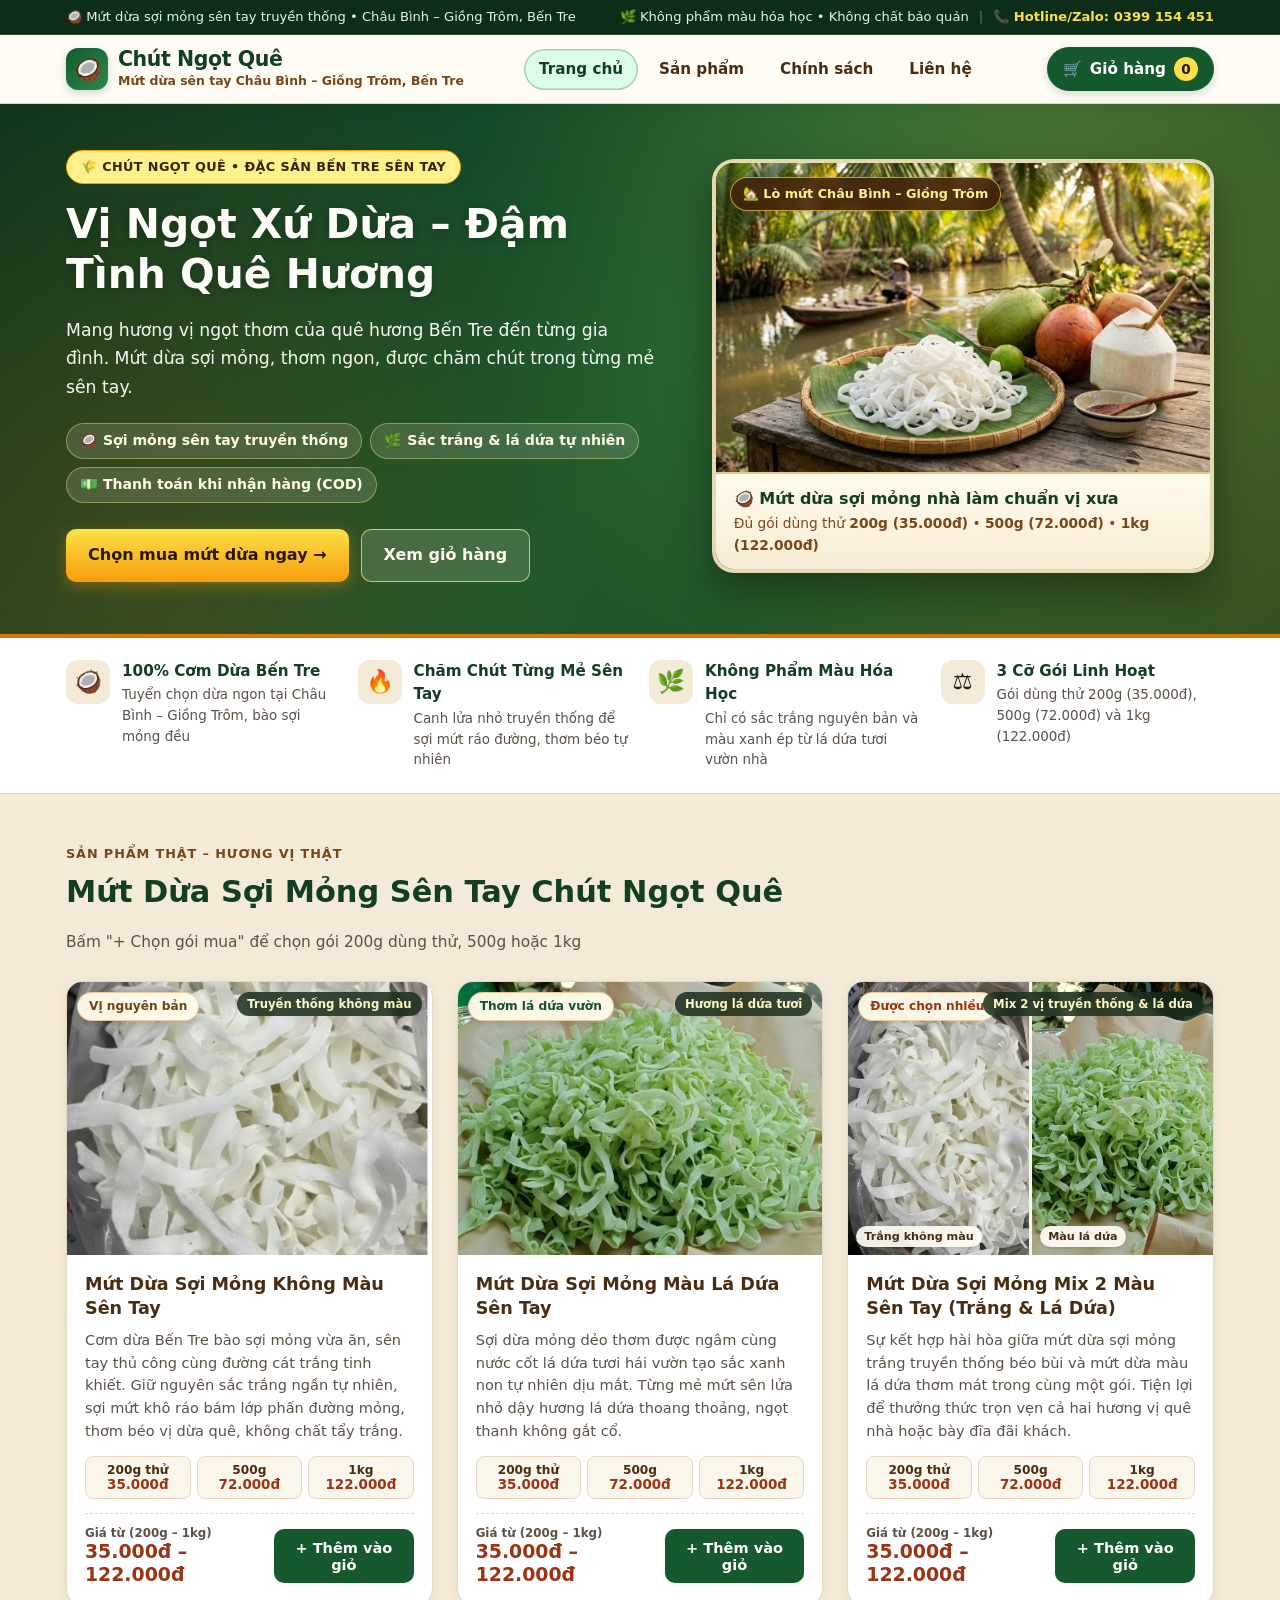
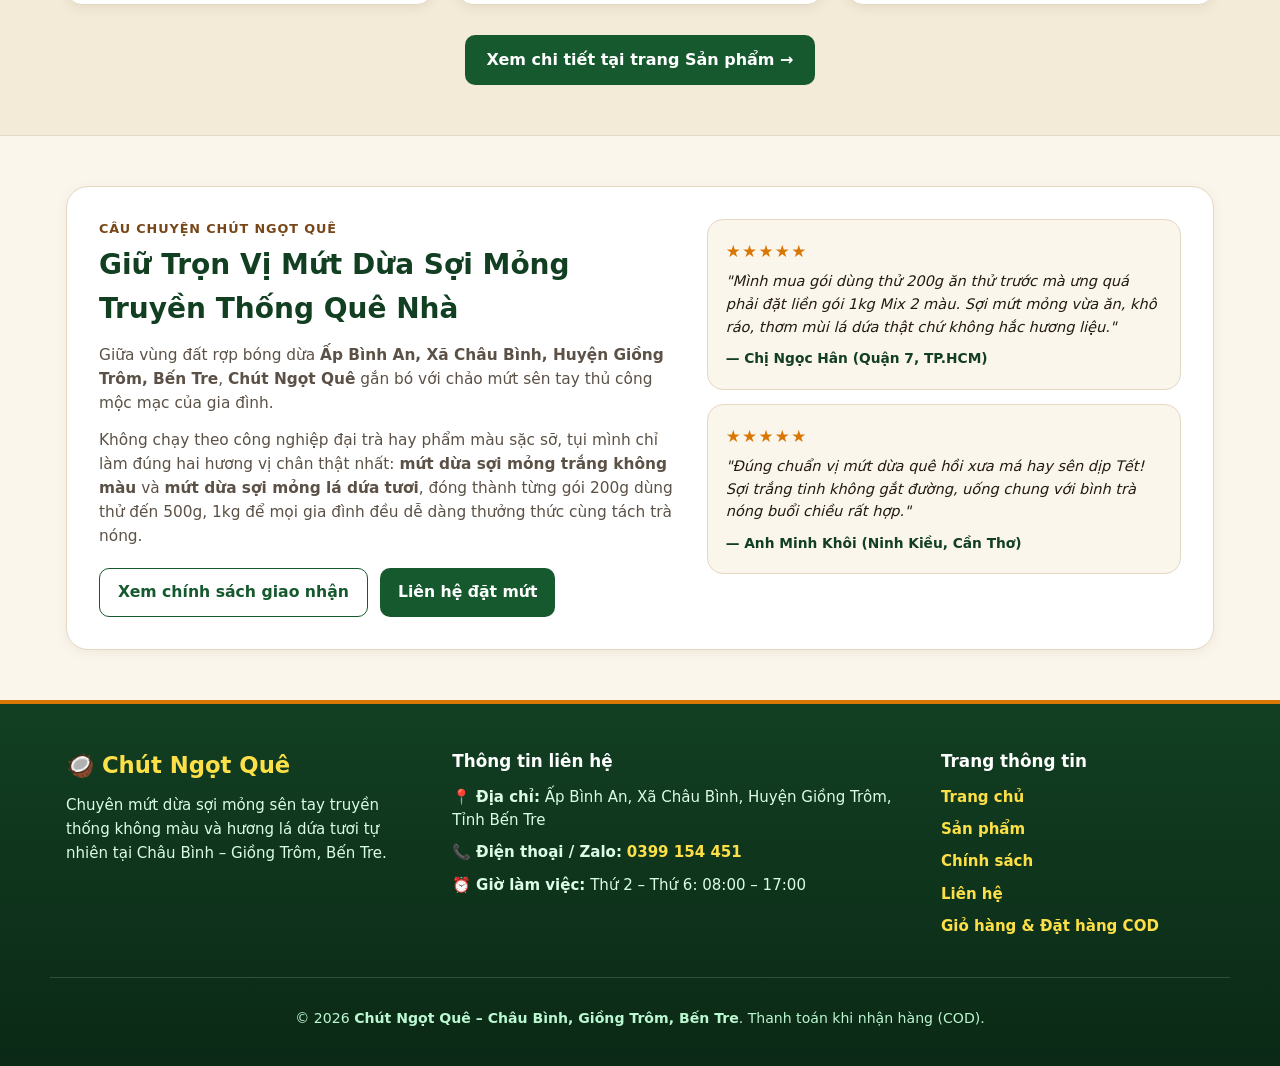
<file: index.html>
<!DOCTYPE html>
<html lang="vi">
<head>
  <meta charset="UTF-8">
  <meta name="viewport" content="width=device-width, initial-scale=1.0">
  <meta name="description" content="Chút Ngọt Quê – Mứt dừa sợi mỏng sên tay truyền thống và hương lá dứa tự nhiên chính gốc Châu Bình – Giồng Trôm, Bến Tre. Đủ cỡ gói 200g, 500g, 1kg, thanh toán COD.">
  <title>Chút Ngọt Quê – Vị Ngọt Xứ Dừa, Đậm Tình Quê Hương</title>
  <link rel="icon" href="data:image/svg+xml,%3Csvg xmlns='http://www.w3.org/2000/svg' viewBox='0 0 100 100'%3E%3Ctext y='.9em' font-size='90'%3E%F0%9F%A5%A5%3C/text%3E%3C/svg%3E">
  <link rel="stylesheet" href="style.css">
</head>
<body data-page="home">
  <!-- THANH THÔNG BÁO ĐẦU TRANG -->
  <div class="top-utility-bar">
    <div class="container utility-inner">
      <span>🥥 Mứt dừa sợi mỏng sên tay truyền thống • Châu Bình – Giồng Trôm, Bến Tre</span>
      <div class="utility-right">
        <span>🌿 Không phẩm màu hóa học • Không chất bảo quản</span>
        <span class="utility-sep" aria-hidden="true">|</span>
        <a href="tel:0399154451">📞 Hotline/Zalo: 0399 154 451</a>
      </div>
    </div>
  </div>

  <!-- ĐẦU TRANG ĐIỀU HƯỚNG NHIỀU TRANG -->
  <header class="site-header">
    <div class="container header-inner">
      <a href="index.html" class="brand-logo" aria-label="Trang chủ Chút Ngọt Quê">
        <span class="brand-emblem" aria-hidden="true">🥥</span>
        <span class="brand-text">
          <strong>Chút Ngọt Quê</strong>
          <small>Mứt dừa sên tay Châu Bình – Giồng Trôm, Bến Tre</small>
        </span>
      </a>

      <nav class="main-nav" aria-label="Điều hướng chính">
        <a href="index.html" class="nav-link is-active" aria-current="page">Trang chủ</a>
        <a href="san-pham.html" class="nav-link">Sản phẩm</a>
        <a href="chinh-sach.html" class="nav-link">Chính sách</a>
        <a href="lien-he.html" class="nav-link">Liên hệ</a>
      </nav>

      <a href="gio-hang.html" class="cart-trigger-btn" id="header-cart-btn" aria-label="Xem giỏ hàng">
        <span class="cart-icon" aria-hidden="true">🛒</span>
        <span class="cart-label">Giỏ hàng</span>
        <span class="cart-badge" id="cart-count-badge">0</span>
      </a>
    </div>
  </header>

  <main>
    <!-- BANNER CHÍNH TRANG CHỦ -->
    <section class="promo-banner" aria-labelledby="promo-heading">
      <div class="container banner-grid">
        <div class="banner-content">
          <div class="promo-pill">🌾 CHÚT NGỌT QUÊ • ĐẶC SẢN BẾN TRE SÊN TAY</div>
          <h1 id="promo-heading">Vị Ngọt Xứ Dừa – Đậm Tình Quê Hương</h1>
          <p class="banner-desc">
            Mang hương vị ngọt thơm của quê hương Bến Tre đến từng gia đình. Mứt dừa sợi mỏng, thơm ngon, được chăm chút trong từng mẻ sên tay.
          </p>
          <div class="banner-highlights">
            <span class="highlight-chip">🥥 Sợi mỏng sên tay truyền thống</span>
            <span class="highlight-chip">🌿 Sắc trắng &amp; lá dứa tự nhiên</span>
            <span class="highlight-chip">💵 Thanh toán khi nhận hàng (COD)</span>
          </div>
          <div class="banner-actions">
            <a href="san-pham.html" class="btn btn-honey btn-lg">Chọn mua mứt dừa ngay →</a>
            <a href="gio-hang.html" class="btn btn-outline-light btn-lg">Xem giỏ hàng</a>
          </div>
        </div>

        <div class="banner-visual">
          <figure class="hero-photo-frame">
            <span class="hero-origin-stamp">🏡 Lò mứt Châu Bình – Giồng Trôm</span>
            <img
              src="images/banner-mien-tay.jpg"
              alt="Mẹt tre lót lá chuối bày mứt dừa sợi mỏng màu trắng sên tay truyền thống bên bờ sông quê Bến Tre"
              class="hero-photo"
            >
            <figcaption class="hero-photo-caption">
              <div class="caption-title">🥥 Mứt dừa sợi mỏng nhà làm chuẩn vị xưa</div>
              <div class="caption-sub">Đủ gói dùng thử <strong>200g (35.000đ)</strong> • <strong>500g (72.000đ)</strong> • <strong>1kg (122.000đ)</strong></div>
            </figcaption>
          </figure>
        </div>
      </div>
    </section>

    <!-- DẢI 4 GIÁ TRỊ CAM KẾT -->
    <section class="trust-strip" aria-label="Cam kết chất lượng">
      <div class="container trust-grid">
        <div class="trust-item">
          <span class="trust-icon" aria-hidden="true">🥥</span>
          <div>
            <strong>100% Cơm Dừa Bến Tre</strong>
            <p>Tuyển chọn dừa ngon tại Châu Bình – Giồng Trôm, bào sợi mỏng đều</p>
          </div>
        </div>
        <div class="trust-item">
          <span class="trust-icon" aria-hidden="true">🔥</span>
          <div>
            <strong>Chăm Chút Từng Mẻ Sên Tay</strong>
            <p>Canh lửa nhỏ truyền thống để sợi mứt ráo đường, thơm béo tự nhiên</p>
          </div>
        </div>
        <div class="trust-item">
          <span class="trust-icon" aria-hidden="true">🌿</span>
          <div>
            <strong>Không Phẩm Màu Hóa Học</strong>
            <p>Chỉ có sắc trắng nguyên bản và màu xanh ép từ lá dứa tươi vườn nhà</p>
          </div>
        </div>
        <div class="trust-item">
          <span class="trust-icon" aria-hidden="true">⚖️</span>
          <div>
            <strong>3 Cỡ Gói Linh Hoạt</strong>
            <p>Gói dùng thử 200g (35.000đ), 500g (72.000đ) và 1kg (122.000đ)</p>
          </div>
        </div>
      </div>
    </section>

    <!-- KỆ 3 SẢN PHẨM CHÍNH CỦA CHÚT NGỌT QUÊ -->
    <section class="section-block featured-section" aria-labelledby="featured-heading">
      <div class="container">
        <div class="section-header">
          <div>
            <span class="section-eyebrow">SẢN PHẨM THẬT – HƯƠNG VỊ THẬT</span>
            <h2 id="featured-heading">Mứt Dừa Sợi Mỏng Sên Tay Chút Ngọt Quê</h2>
          </div>
          <p class="section-subtitle">Bấm "+ Chọn gói mua" để chọn gói 200g dùng thử, 500g hoặc 1kg</p>
        </div>

        <div class="products-grid products-grid-3" id="featured-products-grid">
          <!-- Render 3 sản phẩm thật bằng script.js -->
        </div>

        <div class="section-center-action">
          <a href="san-pham.html" class="btn btn-primary btn-lg">Xem chi tiết tại trang Sản phẩm →</a>
        </div>
      </div>
    </section>

    <!-- CÂU CHUYỆN BẾP MỨT QUÊ & CẢM NHẬN KHÁCH HÀNG -->
    <section class="section-block story-reviews-section" aria-labelledby="story-heading">
      <div class="container">
        <div class="story-banner-box">
          <div class="story-text-col">
            <span class="section-eyebrow">CÂU CHUYỆN CHÚT NGỌT QUÊ</span>
            <h2 id="story-heading">Giữ Trọn Vị Mứt Dừa Sợi Mỏng Truyền Thống Quê Nhà</h2>
            <p>
              Giữa vùng đất rợp bóng dừa <strong>Ấp Bình An, Xã Châu Bình, Huyện Giồng Trôm, Bến Tre</strong>, <strong>Chút Ngọt Quê</strong> gắn bó với chảo mứt sên tay thủ công mộc mạc của gia đình.
            </p>
            <p>
              Không chạy theo công nghiệp đại trà hay phẩm màu sặc sỡ, tụi mình chỉ làm đúng hai hương vị chân thật nhất: <strong>mứt dừa sợi mỏng trắng không màu</strong> và <strong>mứt dừa sợi mỏng lá dứa tươi</strong>, đóng thành từng gói 200g dùng thử đến 500g, 1kg để mọi gia đình đều dễ dàng thưởng thức cùng tách trà nóng.
            </p>
            <div class="story-actions">
              <a href="chinh-sach.html" class="btn btn-outline-dark">Xem chính sách giao nhận</a>
              <a href="lien-he.html" class="btn btn-primary">Liên hệ đặt mứt</a>
            </div>
          </div>
          <div class="reviews-col">
            <div class="review-card">
              <div class="review-stars" aria-label="5 trên 5 sao">★★★★★</div>
              <p>"Mình mua gói dùng thử 200g ăn thử trước mà ưng quá phải đặt liền gói 1kg Mix 2 màu. Sợi mứt mỏng vừa ăn, khô ráo, thơm mùi lá dứa thật chứ không hắc hương liệu."</p>
              <strong>— Chị Ngọc Hân (Quận 7, TP.HCM)</strong>
            </div>
            <div class="review-card">
              <div class="review-stars" aria-label="5 trên 5 sao">★★★★★</div>
              <p>"Đúng chuẩn vị mứt dừa quê hồi xưa má hay sên dịp Tết! Sợi trắng tinh không gắt đường, uống chung với bình trà nóng buổi chiều rất hợp."</p>
              <strong>— Anh Minh Khôi (Ninh Kiều, Cần Thơ)</strong>
            </div>
          </div>
        </div>
      </div>
    </section>
  </main>

  <!-- CHÂN TRANG CHUNG -->
  <footer class="site-footer">
    <div class="container footer-grid">
      <div class="footer-brand">
        <div class="footer-logo">🥥 Chút Ngọt Quê</div>
        <p>Chuyên mứt dừa sợi mỏng sên tay truyền thống không màu và hương lá dứa tươi tự nhiên tại Châu Bình – Giồng Trôm, Bến Tre.</p>
      </div>

      <div class="footer-contact">
        <h3>Thông tin liên hệ</h3>
        <ul>
          <li>📍 <strong>Địa chỉ:</strong> Ấp Bình An, Xã Châu Bình, Huyện Giồng Trôm, Tỉnh Bến Tre</li>
          <li>📞 <strong>Điện thoại / Zalo:</strong> <a href="tel:0399154451">0399 154 451</a></li>
          <li>⏰ <strong>Giờ làm việc:</strong> Thứ 2 – Thứ 6: 08:00 – 17:00</li>
        </ul>
      </div>

      <div class="footer-links">
        <h3>Trang thông tin</h3>
        <ul>
          <li><a href="index.html">Trang chủ</a></li>
          <li><a href="san-pham.html">Sản phẩm</a></li>
          <li><a href="chinh-sach.html">Chính sách</a></li>
          <li><a href="lien-he.html">Liên hệ</a></li>
          <li><a href="gio-hang.html">Giỏ hàng &amp; Đặt hàng COD</a></li>
        </ul>
      </div>
    </div>
    <div class="container footer-bottom">
      <p>© 2026 <strong>Chút Ngọt Quê – Châu Bình, Giồng Trôm, Bến Tre</strong>. Thanh toán khi nhận hàng (COD).</p>
    </div>
  </footer>

  <!-- Thanh nổi xem nhanh giỏ hàng trên điện thoại -->
  <div class="mobile-cart-bar" id="mobile-cart-bar" hidden>
    <div class="mobile-cart-info">
      <strong id="mobile-cart-count">0 món</strong>
      <span id="mobile-cart-total">0đ</span>
    </div>
    <a href="gio-hang.html" class="btn btn-primary btn-sm">Xem giỏ &amp; Đặt hàng →</a>
  </div>

  <!-- Hộp thoại chọn cỡ gói (200g / 500g / 1kg) khi bấm Thêm vào giỏ -->
  <div class="pack-modal-backdrop" id="pack-selector-modal" role="dialog" aria-modal="true" aria-labelledby="pack-modal-title" hidden>
    <div class="pack-modal-card">
      <button type="button" class="modal-close-x" id="close-pack-modal" aria-label="Đóng bảng chọn gói">✕</button>
      <div class="pack-modal-header">
        <div class="pack-modal-thumb" id="pack-modal-thumb"></div>
        <div>
          <span class="detail-badge" id="pack-modal-badge">Sên tay thủ công</span>
          <h2 id="pack-modal-title">Chọn trọng lượng gói mứt</h2>
        </div>
      </div>

      <p class="pack-modal-prompt">Chọn quy cách đóng gói bạn muốn mua:</p>
      <div class="pack-options-list" id="pack-options-list" role="radiogroup" aria-label="Chọn quy cách gói">
        <!-- Render 3 gói 200g, 500g, 1kg bằng script.js -->
      </div>

      <div class="pack-qty-row">
        <span>Số lượng gói:</span>
        <div class="pack-qty-stepper">
          <button type="button" class="qty-btn" id="pack-qty-minus" aria-label="Giảm số lượng">−</button>
          <span class="qty-value" id="pack-qty-value">1</span>
          <button type="button" class="qty-btn" id="pack-qty-plus" aria-label="Tăng số lượng">+</button>
        </div>
      </div>

      <button type="button" class="btn btn-primary btn-block btn-lg" id="confirm-add-pack-btn">
        Thêm vào giỏ hàng (35.000đ)
      </button>
    </div>
  </div>

  <!-- Hộp thoại xem nhanh chi tiết sản phẩm -->
  <div class="product-modal-backdrop" id="product-detail-modal" role="dialog" aria-modal="true" aria-labelledby="detail-modal-title" hidden>
    <div class="product-modal-card">
      <button type="button" class="modal-close-x" id="close-detail-modal" aria-label="Đóng chi tiết sản phẩm">✕</button>
      <div class="detail-modal-grid">
        <div class="detail-img-col" id="detail-img-col">
          <img id="detail-modal-img" src="images/mut-dua-trang-that.jpg" alt="">
        </div>
        <div class="detail-info-col">
          <span class="detail-badge" id="detail-modal-badge">Mứt dừa sên tay</span>
          <h2 id="detail-modal-title">Tên sản phẩm</h2>
          <div class="detail-price" id="detail-modal-price">35.000đ – 122.000đ</div>
          <p class="detail-desc" id="detail-modal-desc"></p>
          <div class="detail-meta-box">
            <div><strong>⚖️ Bảng giá 3 gói:</strong> 200g: <strong>35.000đ</strong> • 500g: <strong>72.000đ</strong> • 1kg: <strong>122.000đ</strong></div>
            <div><strong>📍 Nguồn gốc:</strong> <span id="detail-modal-origin"></span></div>
            <div><strong>🫙 Bảo quản:</strong> <span id="detail-modal-storage"></span></div>
          </div>
          <div class="detail-actions">
            <button type="button" class="btn btn-primary btn-lg" id="detail-add-cart-btn">+ Chọn gói &amp; Thêm vào giỏ</button>
            <a href="gio-hang.html" class="btn btn-outline-dark btn-lg">Đi tới giỏ hàng</a>
          </div>
        </div>
      </div>
    </div>
  </div>

  <!-- Thông báo nhanh (Toast) -->
  <div class="toast-notification" id="toast-notification" role="status" aria-live="polite" hidden></div>

  <script src="products.js"></script>
  <script src="script.js"></script>
</body>
</html>
</file>
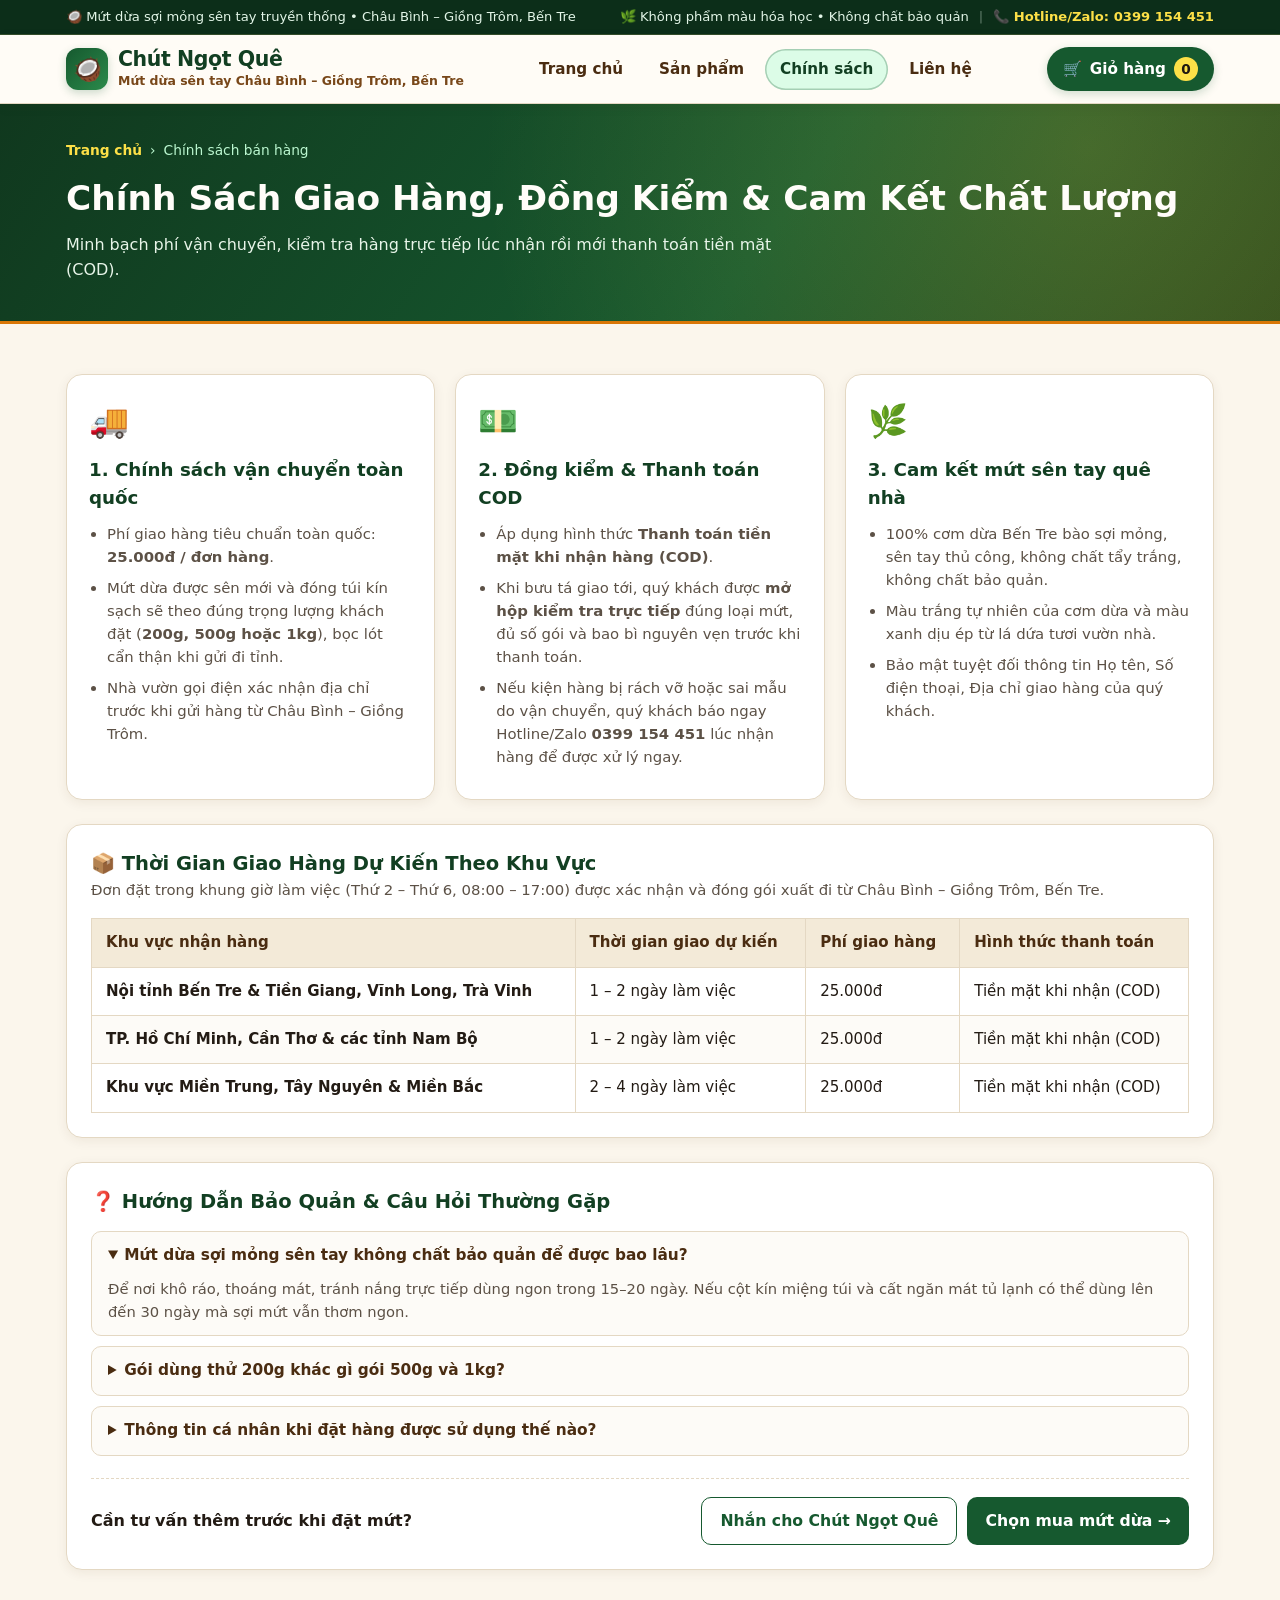
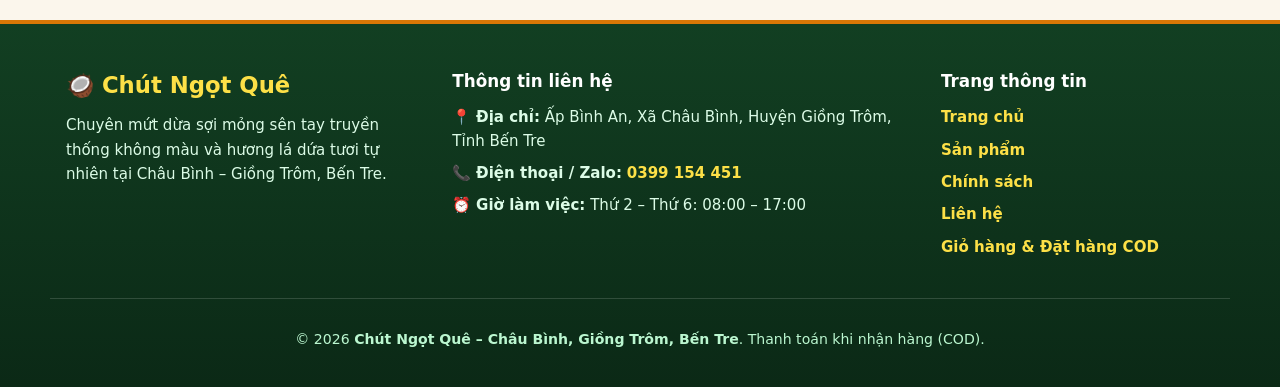
<file: chinh-sach.html>
<!DOCTYPE html>
<html lang="vi">
<head>
  <meta charset="UTF-8">
  <meta name="viewport" content="width=device-width, initial-scale=1.0">
  <meta name="description" content="Chính sách giao hàng toàn quốc, đồng kiểm khi nhận hàng COD và cam kết chất lượng mứt dừa sên tay tại Chút Ngọt Quê – Châu Bình, Giồng Trôm, Bến Tre.">
  <title>Chính Sách Bán Hàng &amp; Giao Nhận – Chút Ngọt Quê</title>
  <link rel="icon" href="data:image/svg+xml,%3Csvg xmlns='http://www.w3.org/2000/svg' viewBox='0 0 100 100'%3E%3Ctext y='.9em' font-size='90'%3E%F0%9F%A5%A5%3C/text%3E%3C/svg%3E">
  <link rel="stylesheet" href="style.css">
</head>
<body data-page="policy">
  <!-- THANH THÔNG BÁO ĐẦU TRANG -->
  <div class="top-utility-bar">
    <div class="container utility-inner">
      <span>🥥 Mứt dừa sợi mỏng sên tay truyền thống • Châu Bình – Giồng Trôm, Bến Tre</span>
      <div class="utility-right">
        <span>🌿 Không phẩm màu hóa học • Không chất bảo quản</span>
        <span class="utility-sep" aria-hidden="true">|</span>
        <a href="tel:0399154451">📞 Hotline/Zalo: 0399 154 451</a>
      </div>
    </div>
  </div>

  <!-- ĐẦU TRANG -->
  <header class="site-header">
    <div class="container header-inner">
      <a href="index.html" class="brand-logo" aria-label="Trang chủ Chút Ngọt Quê">
        <span class="brand-emblem" aria-hidden="true">🥥</span>
        <span class="brand-text">
          <strong>Chút Ngọt Quê</strong>
          <small>Mứt dừa sên tay Châu Bình – Giồng Trôm, Bến Tre</small>
        </span>
      </a>

      <nav class="main-nav" aria-label="Điều hướng chính">
        <a href="index.html" class="nav-link">Trang chủ</a>
        <a href="san-pham.html" class="nav-link">Sản phẩm</a>
        <a href="chinh-sach.html" class="nav-link is-active" aria-current="page">Chính sách</a>
        <a href="lien-he.html" class="nav-link">Liên hệ</a>
      </nav>

      <a href="gio-hang.html" class="cart-trigger-btn" id="header-cart-btn" aria-label="Xem giỏ hàng">
        <span class="cart-icon" aria-hidden="true">🛒</span>
        <span class="cart-label">Giỏ hàng</span>
        <span class="cart-badge" id="cart-count-badge">0</span>
      </a>
    </div>
  </header>

  <main>
    <!-- TIÊU ĐỀ TRANG CHÍNH SÁCH -->
    <section class="subpage-hero">
      <div class="container">
        <nav class="breadcrumb" aria-label="Đường dẫn trang">
          <a href="index.html">Trang chủ</a>
          <span aria-hidden="true">›</span>
          <span>Chính sách bán hàng</span>
        </nav>
        <h1>Chính Sách Giao Hàng, Đồng Kiểm &amp; Cam Kết Chất Lượng</h1>
        <p>Minh bạch phí vận chuyển, kiểm tra hàng trực tiếp lúc nhận rồi mới thanh toán tiền mặt (COD).</p>
      </div>
    </section>

    <section class="section-block policy-page-section">
      <div class="container">
        <!-- 3 THẺ TÓM TẮT NHANH -->
        <div class="policy-grid">
          <article class="policy-card">
            <div class="policy-icon" aria-hidden="true">🚚</div>
            <h2>1. Chính sách vận chuyển toàn quốc</h2>
            <ul>
              <li>Phí giao hàng tiêu chuẩn toàn quốc: <strong>25.000đ / đơn hàng</strong>.</li>
              <li>Mứt dừa được sên mới và đóng túi kín sạch sẽ theo đúng trọng lượng khách đặt (<strong>200g, 500g hoặc 1kg</strong>), bọc lót cẩn thận khi gửi đi tỉnh.</li>
              <li>Nhà vườn gọi điện xác nhận địa chỉ trước khi gửi hàng từ Châu Bình – Giồng Trôm.</li>
            </ul>
          </article>

          <article class="policy-card">
            <div class="policy-icon" aria-hidden="true">💵</div>
            <h2>2. Đồng kiểm &amp; Thanh toán COD</h2>
            <ul>
              <li>Áp dụng hình thức <strong>Thanh toán tiền mặt khi nhận hàng (COD)</strong>.</li>
              <li>Khi bưu tá giao tới, quý khách được <strong>mở hộp kiểm tra trực tiếp</strong> đúng loại mứt, đủ số gói và bao bì nguyên vẹn trước khi thanh toán.</li>
              <li>Nếu kiện hàng bị rách vỡ hoặc sai mẫu do vận chuyển, quý khách báo ngay Hotline/Zalo <strong>0399 154 451</strong> lúc nhận hàng để được xử lý ngay.</li>
            </ul>
          </article>

          <article class="policy-card">
            <div class="policy-icon" aria-hidden="true">🌿</div>
            <h2>3. Cam kết mứt sên tay quê nhà</h2>
            <ul>
              <li>100% cơm dừa Bến Tre bào sợi mỏng, sên tay thủ công, không chất tẩy trắng, không chất bảo quản.</li>
              <li>Màu trắng tự nhiên của cơm dừa và màu xanh dịu ép từ lá dứa tươi vườn nhà.</li>
              <li>Bảo mật tuyệt đối thông tin Họ tên, Số điện thoại, Địa chỉ giao hàng của quý khách.</li>
            </ul>
          </article>
        </div>

        <!-- BẢNG THỜI GIAN VẬN CHUYỂN CHI TIẾT -->
        <div class="policy-detail-block card-box">
          <h2>📦 Thời Gian Giao Hàng Dự Kiến Theo Khu Vực</h2>
          <p class="text-muted-sub">Đơn đặt trong khung giờ làm việc (Thứ 2 – Thứ 6, 08:00 – 17:00) được xác nhận và đóng gói xuất đi từ Châu Bình – Giồng Trôm, Bến Tre.</p>
          <div class="table-responsive">
            <table class="shipping-table">
              <thead>
                <tr>
                  <th>Khu vực nhận hàng</th>
                  <th>Thời gian giao dự kiến</th>
                  <th>Phí giao hàng</th>
                  <th>Hình thức thanh toán</th>
                </tr>
              </thead>
              <tbody>
                <tr>
                  <td><strong>Nội tỉnh Bến Tre &amp; Tiền Giang, Vĩnh Long, Trà Vinh</strong></td>
                  <td>1 – 2 ngày làm việc</td>
                  <td>25.000đ</td>
                  <td>Tiền mặt khi nhận (COD)</td>
                </tr>
                <tr>
                  <td><strong>TP. Hồ Chí Minh, Cần Thơ &amp; các tỉnh Nam Bộ</strong></td>
                  <td>1 – 2 ngày làm việc</td>
                  <td>25.000đ</td>
                  <td>Tiền mặt khi nhận (COD)</td>
                </tr>
                <tr>
                  <td><strong>Khu vực Miền Trung, Tây Nguyên &amp; Miền Bắc</strong></td>
                  <td>2 – 4 ngày làm việc</td>
                  <td>25.000đ</td>
                  <td>Tiền mặt khi nhận (COD)</td>
                </tr>
              </tbody>
            </table>
          </div>
        </div>

        <!-- CÂU HỎI THƯỜNG GẶP (FAQ) -->
        <div class="policy-detail-block card-box">
          <h2>❓ Hướng Dẫn Bảo Quản &amp; Câu Hỏi Thường Gặp</h2>
          <div class="faq-list">
            <details class="faq-item" open>
              <summary>Mứt dừa sợi mỏng sên tay không chất bảo quản để được bao lâu?</summary>
              <p>Để nơi khô ráo, thoáng mát, tránh nắng trực tiếp dùng ngon trong 15–20 ngày. Nếu cột kín miệng túi và cất ngăn mát tủ lạnh có thể dùng lên đến 30 ngày mà sợi mứt vẫn thơm ngon.</p>
            </details>
            <details class="faq-item">
              <summary>Gói dùng thử 200g khác gì gói 500g và 1kg?</summary>
              <p>Chất lượng mứt bên trong giống nhau 100% cùng mẻ sên tay! Gói 200g (35.000đ) thiết kế nhỏ gọn để khách mới dễ ăn thử; gói 500g (72.000đ) và gói 1kg (122.000đ) có mức giá tiết kiệm hơn rất nhiều khi mua cho gia đình hoặc làm quà.</p>
            </details>
            <details class="faq-item">
              <summary>Thông tin cá nhân khi đặt hàng được sử dụng thế nào?</summary>
              <p>Họ tên, Số điện thoại và Địa chỉ của quý khách chỉ dùng duy nhất để Chút Ngọt Quê gọi xác nhận đơn và gửi bưu tá giao hàng COD, hoàn toàn không chia sẻ cho bất kỳ bên thứ ba nào khác.</p>
            </details>
          </div>

          <div class="policy-cta-bar">
            <span>Cần tư vấn thêm trước khi đặt mứt?</span>
            <div class="policy-cta-btns">
              <a href="lien-he.html" class="btn btn-outline-dark">Nhắn cho Chút Ngọt Quê</a>
              <a href="san-pham.html" class="btn btn-primary">Chọn mua mứt dừa →</a>
            </div>
          </div>
        </div>
      </div>
    </section>
  </main>

  <!-- CHÂN TRANG CHUNG -->
  <footer class="site-footer">
    <div class="container footer-grid">
      <div class="footer-brand">
        <div class="footer-logo">🥥 Chút Ngọt Quê</div>
        <p>Chuyên mứt dừa sợi mỏng sên tay truyền thống không màu và hương lá dứa tươi tự nhiên tại Châu Bình – Giồng Trôm, Bến Tre.</p>
      </div>

      <div class="footer-contact">
        <h3>Thông tin liên hệ</h3>
        <ul>
          <li>📍 <strong>Địa chỉ:</strong> Ấp Bình An, Xã Châu Bình, Huyện Giồng Trôm, Tỉnh Bến Tre</li>
          <li>📞 <strong>Điện thoại / Zalo:</strong> <a href="tel:0399154451">0399 154 451</a></li>
          <li>⏰ <strong>Giờ làm việc:</strong> Thứ 2 – Thứ 6: 08:00 – 17:00</li>
        </ul>
      </div>

      <div class="footer-links">
        <h3>Trang thông tin</h3>
        <ul>
          <li><a href="index.html">Trang chủ</a></li>
          <li><a href="san-pham.html">Sản phẩm</a></li>
          <li><a href="chinh-sach.html">Chính sách</a></li>
          <li><a href="lien-he.html">Liên hệ</a></li>
          <li><a href="gio-hang.html">Giỏ hàng &amp; Đặt hàng COD</a></li>
        </ul>
      </div>
    </div>
    <div class="container footer-bottom">
      <p>© 2026 <strong>Chút Ngọt Quê – Châu Bình, Giồng Trôm, Bến Tre</strong>. Thanh toán khi nhận hàng (COD).</p>
    </div>
  </footer>

  <div class="mobile-cart-bar" id="mobile-cart-bar" hidden>
    <div class="mobile-cart-info">
      <strong id="mobile-cart-count">0 món</strong>
      <span id="mobile-cart-total">0đ</span>
    </div>
    <a href="gio-hang.html" class="btn btn-primary btn-sm">Xem giỏ &amp; Đặt hàng →</a>
  </div>

  <div class="toast-notification" id="toast-notification" role="status" aria-live="polite" hidden></div>

  <script src="products.js"></script>
  <script src="script.js"></script>
</body>
</html>
</file>
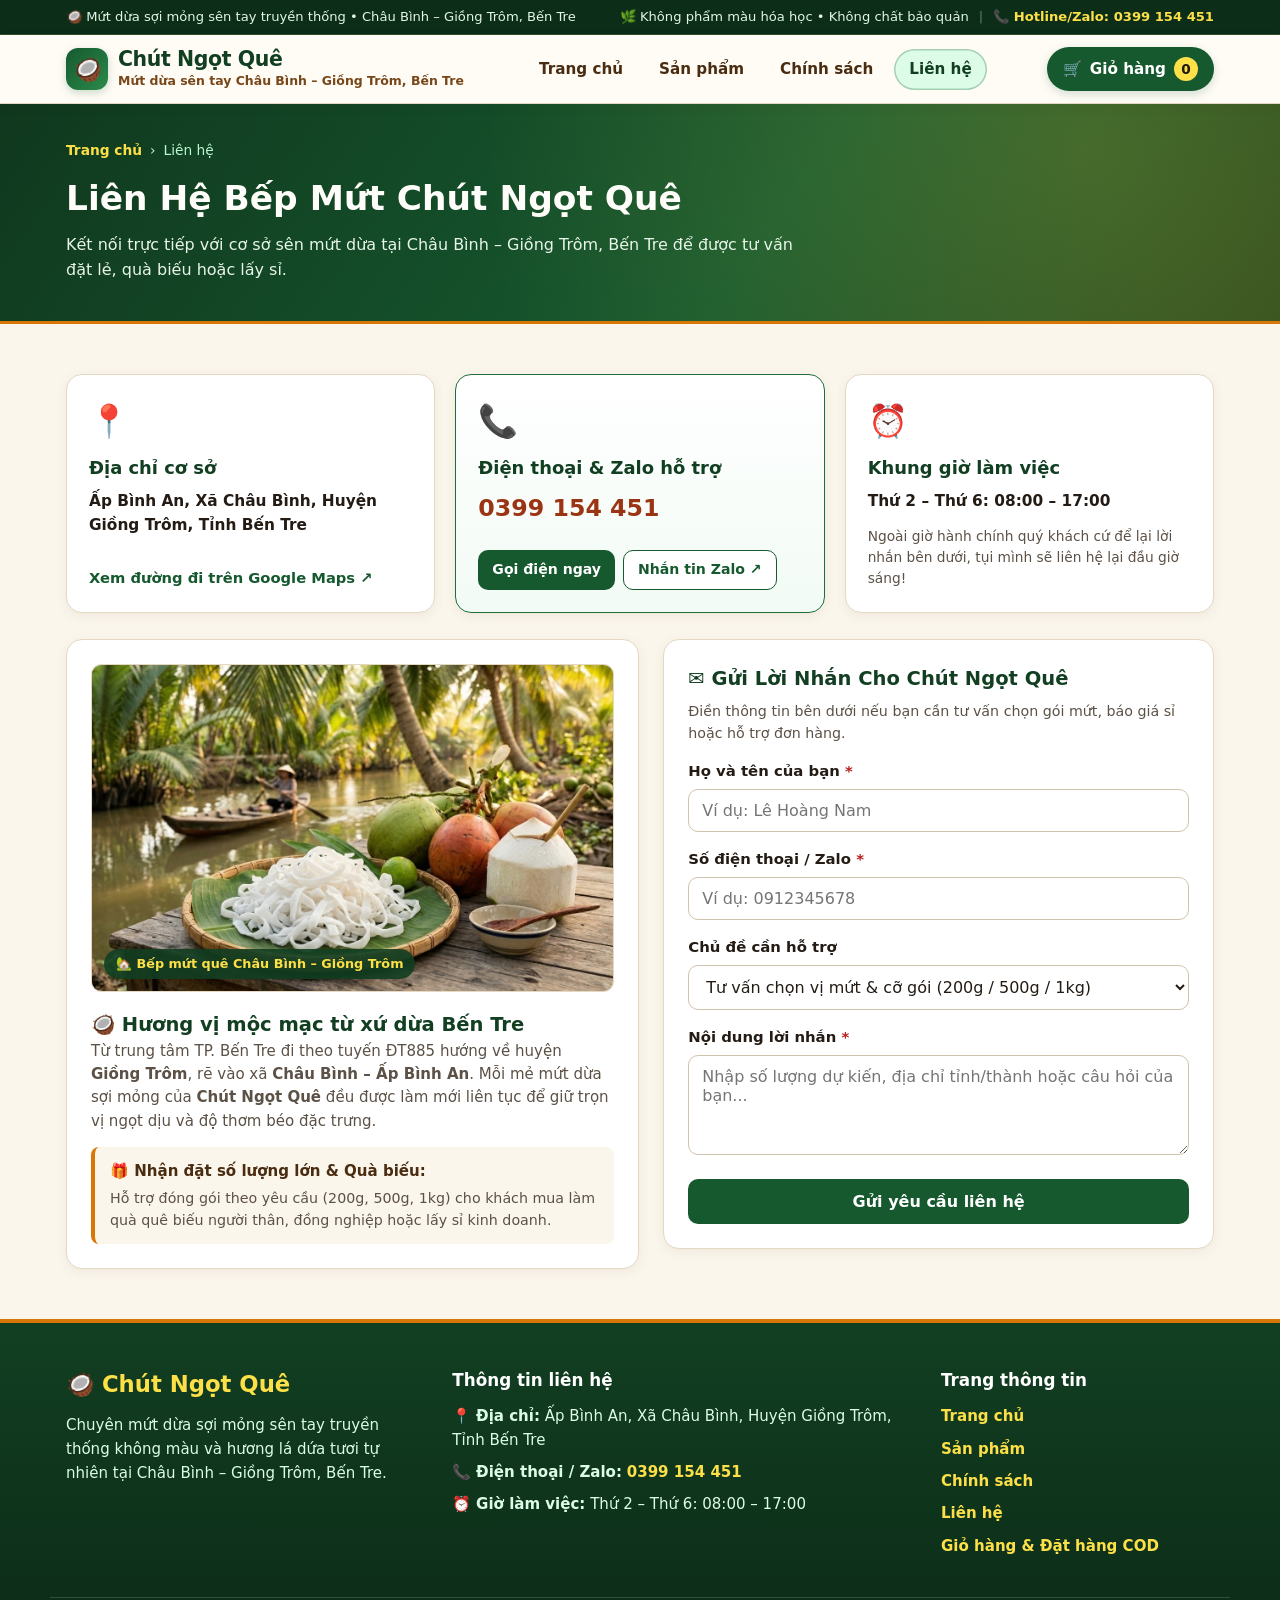
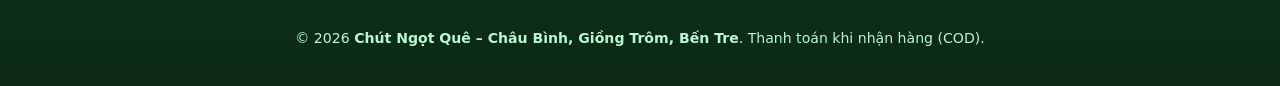
<file: lien-he.html>
<!DOCTYPE html>
<html lang="vi">
<head>
  <meta charset="UTF-8">
  <meta name="viewport" content="width=device-width, initial-scale=1.0">
  <meta name="description" content="Liên hệ Chút Ngọt Quê tại Ấp Bình An, Xã Châu Bình, Huyện Giồng Trôm, Tỉnh Bến Tre. Hotline/Zalo: 0399 154 451 (Thứ 2 – Thứ 6, 08:00 – 17:00).">
  <title>Liên Hệ – Chút Ngọt Quê Bến Tre</title>
  <link rel="icon" href="data:image/svg+xml,%3Csvg xmlns='http://www.w3.org/2000/svg' viewBox='0 0 100 100'%3E%3Ctext y='.9em' font-size='90'%3E%F0%9F%A5%A5%3C/text%3E%3C/svg%3E">
  <link rel="stylesheet" href="style.css">
</head>
<body data-page="contact">
  <!-- THANH THÔNG BÁO ĐẦU TRANG -->
  <div class="top-utility-bar">
    <div class="container utility-inner">
      <span>🥥 Mứt dừa sợi mỏng sên tay truyền thống • Châu Bình – Giồng Trôm, Bến Tre</span>
      <div class="utility-right">
        <span>🌿 Không phẩm màu hóa học • Không chất bảo quản</span>
        <span class="utility-sep" aria-hidden="true">|</span>
        <a href="tel:0399154451">📞 Hotline/Zalo: 0399 154 451</a>
      </div>
    </div>
  </div>

  <!-- ĐẦU TRANG -->
  <header class="site-header">
    <div class="container header-inner">
      <a href="index.html" class="brand-logo" aria-label="Trang chủ Chút Ngọt Quê">
        <span class="brand-emblem" aria-hidden="true">🥥</span>
        <span class="brand-text">
          <strong>Chút Ngọt Quê</strong>
          <small>Mứt dừa sên tay Châu Bình – Giồng Trôm, Bến Tre</small>
        </span>
      </a>

      <nav class="main-nav" aria-label="Điều hướng chính">
        <a href="index.html" class="nav-link">Trang chủ</a>
        <a href="san-pham.html" class="nav-link">Sản phẩm</a>
        <a href="chinh-sach.html" class="nav-link">Chính sách</a>
        <a href="lien-he.html" class="nav-link is-active" aria-current="page">Liên hệ</a>
      </nav>

      <a href="gio-hang.html" class="cart-trigger-btn" id="header-cart-btn" aria-label="Xem giỏ hàng">
        <span class="cart-icon" aria-hidden="true">🛒</span>
        <span class="cart-label">Giỏ hàng</span>
        <span class="cart-badge" id="cart-count-badge">0</span>
      </a>
    </div>
  </header>

  <main>
    <!-- TIÊU ĐỀ TRANG LIÊN HỆ -->
    <section class="subpage-hero">
      <div class="container">
        <nav class="breadcrumb" aria-label="Đường dẫn trang">
          <a href="index.html">Trang chủ</a>
          <span aria-hidden="true">›</span>
          <span>Liên hệ</span>
        </nav>
        <h1>Liên Hệ Bếp Mứt Chút Ngọt Quê</h1>
        <p>Kết nối trực tiếp với cơ sở sên mứt dừa tại Châu Bình – Giồng Trôm, Bến Tre để được tư vấn đặt lẻ, quà biếu hoặc lấy sỉ.</p>
      </div>
    </section>

    <section class="section-block contact-page-section">
      <div class="container">
        <!-- 3 THẺ LIÊN HỆ NHANH -->
        <div class="contact-quick-cards">
          <div class="contact-info-card">
            <div class="contact-card-icon" aria-hidden="true">📍</div>
            <h2>Địa chỉ cơ sở</h2>
            <p><strong>Ấp Bình An, Xã Châu Bình, Huyện Giồng Trôm, Tỉnh Bến Tre</strong></p>
            <a
              href="https://www.google.com/maps/search/?api=1&amp;query=%E1%BA%A4p+B%C3%ACnh+An+X%C3%A3+Ch%C3%A2u+B%C3%ACnh+Huy%E1%BB%87n+Gi%E1%BB%93ng+Tr%C3%B4m+B%E1%BA%BFn+Tre"
              target="_blank"
              rel="noopener noreferrer"
              class="contact-card-link"
            >Xem đường đi trên Google Maps ↗</a>
          </div>

          <div class="contact-info-card highlight-contact-card">
            <div class="contact-card-icon" aria-hidden="true">📞</div>
            <h2>Điện thoại &amp; Zalo hỗ trợ</h2>
            <p class="contact-phone-big"><a href="tel:0399154451">0399 154 451</a></p>
            <div class="contact-inline-btns">
              <a href="tel:0399154451" class="btn btn-primary btn-sm">Gọi điện ngay</a>
              <a href="https://zalo.me/0399154451" target="_blank" rel="noopener noreferrer" class="btn btn-outline-dark btn-sm">Nhắn tin Zalo ↗</a>
            </div>
          </div>

          <div class="contact-info-card">
            <div class="contact-card-icon" aria-hidden="true">⏰</div>
            <h2>Khung giờ làm việc</h2>
            <p><strong>Thứ 2 – Thứ 6: 08:00 – 17:00</strong></p>
            <span class="contact-sub-note">Ngoài giờ hành chính quý khách cứ để lại lời nhắn bên dưới, tụi mình sẽ liên hệ lại đầu giờ sáng!</span>
          </div>
        </div>

        <!-- BỐ CỤC 2 CỘT -->
        <div class="contact-main-grid">
          <div class="contact-garden-card card-box">
            <div class="garden-photo-wrap">
              <img src="images/banner-mien-tay.jpg" alt="Mứt dừa sợi mỏng sên tay Chút Ngọt Quê tại Châu Bình – Giồng Trôm, Bến Tre">
              <span class="garden-photo-badge">🏡 Bếp mứt quê Châu Bình – Giồng Trôm</span>
            </div>
            <div class="garden-directions">
              <h3>🥥 Hương vị mộc mạc từ xứ dừa Bến Tre</h3>
              <p>
                Từ trung tâm TP. Bến Tre đi theo tuyến ĐT885 hướng về huyện <strong>Giồng Trôm</strong>, rẽ vào xã <strong>Châu Bình – Ấp Bình An</strong>. Mỗi mẻ mứt dừa sợi mỏng của <strong>Chút Ngọt Quê</strong> đều được làm mới liên tục để giữ trọn vị ngọt dịu và độ thơm béo đặc trưng.
              </p>
              <div class="wholesale-callout">
                <strong>🎁 Nhận đặt số lượng lớn &amp; Quà biếu:</strong>
                <p>Hỗ trợ đóng gói theo yêu cầu (200g, 500g, 1kg) cho khách mua làm quà quê biếu người thân, đồng nghiệp hoặc lấy sỉ kinh doanh.</p>
              </div>
            </div>
          </div>

          <div class="contact-form-card card-box">
            <h2>✉️ Gửi Lời Nhắn Cho Chút Ngọt Quê</h2>
            <p class="order-helper-note">Điền thông tin bên dưới nếu bạn cần tư vấn chọn gói mứt, báo giá sỉ hoặc hỗ trợ đơn hàng.</p>

            <div class="form-alert-success" id="contact-success-banner" role="status" hidden></div>
            <div class="form-alert-error" id="contact-error-banner" role="alert" hidden></div>

            <form id="contact-form" novalidate>
              <div class="form-group">
                <label for="contact-name">Họ và tên của bạn <span class="required-mark">*</span></label>
                <input type="text" id="contact-name" placeholder="Ví dụ: Lê Hoàng Nam" autocomplete="name">
                <p class="field-error" id="error-contact-name" role="alert" hidden></p>
              </div>

              <div class="form-group">
                <label for="contact-phone">Số điện thoại / Zalo <span class="required-mark">*</span></label>
                <input type="tel" id="contact-phone" placeholder="Ví dụ: 0912345678" inputmode="tel" autocomplete="tel">
                <p class="field-error" id="error-contact-phone" role="alert" hidden></p>
              </div>

              <div class="form-group">
                <label for="contact-topic">Chủ đề cần hỗ trợ</label>
                <select id="contact-topic">
                  <option value="tu-van">Tư vấn chọn vị mứt &amp; cỡ gói (200g / 500g / 1kg)</option>
                  <option value="dat-si">Báo giá lấy sỉ / Đặt quà biếu số lượng lớn</option>
                  <option value="don-hang">Hỗ trợ kiểm tra đơn hàng đã đặt</option>
                  <option value="khac">Góp ý &amp; Câu hỏi khác</option>
                </select>
              </div>

              <div class="form-group">
                <label for="contact-message">Nội dung lời nhắn <span class="required-mark">*</span></label>
                <textarea
                  id="contact-message"
                  rows="4"
                  placeholder="Nhập số lượng dự kiến, địa chỉ tỉnh/thành hoặc câu hỏi của bạn..."
                ></textarea>
                <p class="field-error" id="error-contact-message" role="alert" hidden></p>
              </div>

              <button type="submit" class="btn btn-primary btn-block btn-lg">
                Gửi yêu cầu liên hệ
              </button>
            </form>
          </div>
        </div>
      </div>
    </section>
  </main>

  <!-- CHÂN TRANG CHUNG -->
  <footer class="site-footer">
    <div class="container footer-grid">
      <div class="footer-brand">
        <div class="footer-logo">🥥 Chút Ngọt Quê</div>
        <p>Chuyên mứt dừa sợi mỏng sên tay truyền thống không màu và hương lá dứa tươi tự nhiên tại Châu Bình – Giồng Trôm, Bến Tre.</p>
      </div>

      <div class="footer-contact">
        <h3>Thông tin liên hệ</h3>
        <ul>
          <li>📍 <strong>Địa chỉ:</strong> Ấp Bình An, Xã Châu Bình, Huyện Giồng Trôm, Tỉnh Bến Tre</li>
          <li>📞 <strong>Điện thoại / Zalo:</strong> <a href="tel:0399154451">0399 154 451</a></li>
          <li>⏰ <strong>Giờ làm việc:</strong> Thứ 2 – Thứ 6: 08:00 – 17:00</li>
        </ul>
      </div>

      <div class="footer-links">
        <h3>Trang thông tin</h3>
        <ul>
          <li><a href="index.html">Trang chủ</a></li>
          <li><a href="san-pham.html">Sản phẩm</a></li>
          <li><a href="chinh-sach.html">Chính sách</a></li>
          <li><a href="lien-he.html">Liên hệ</a></li>
          <li><a href="gio-hang.html">Giỏ hàng &amp; Đặt hàng COD</a></li>
        </ul>
      </div>
    </div>
    <div class="container footer-bottom">
      <p>© 2026 <strong>Chút Ngọt Quê – Châu Bình, Giồng Trôm, Bến Tre</strong>. Thanh toán khi nhận hàng (COD).</p>
    </div>
  </footer>

  <div class="mobile-cart-bar" id="mobile-cart-bar" hidden>
    <div class="mobile-cart-info">
      <strong id="mobile-cart-count">0 món</strong>
      <span id="mobile-cart-total">0đ</span>
    </div>
    <a href="gio-hang.html" class="btn btn-primary btn-sm">Xem giỏ &amp; Đặt hàng →</a>
  </div>

  <div class="toast-notification" id="toast-notification" role="status" aria-live="polite" hidden></div>

  <script src="products.js"></script>
  <script src="script.js"></script>
</body>
</html>
</file>
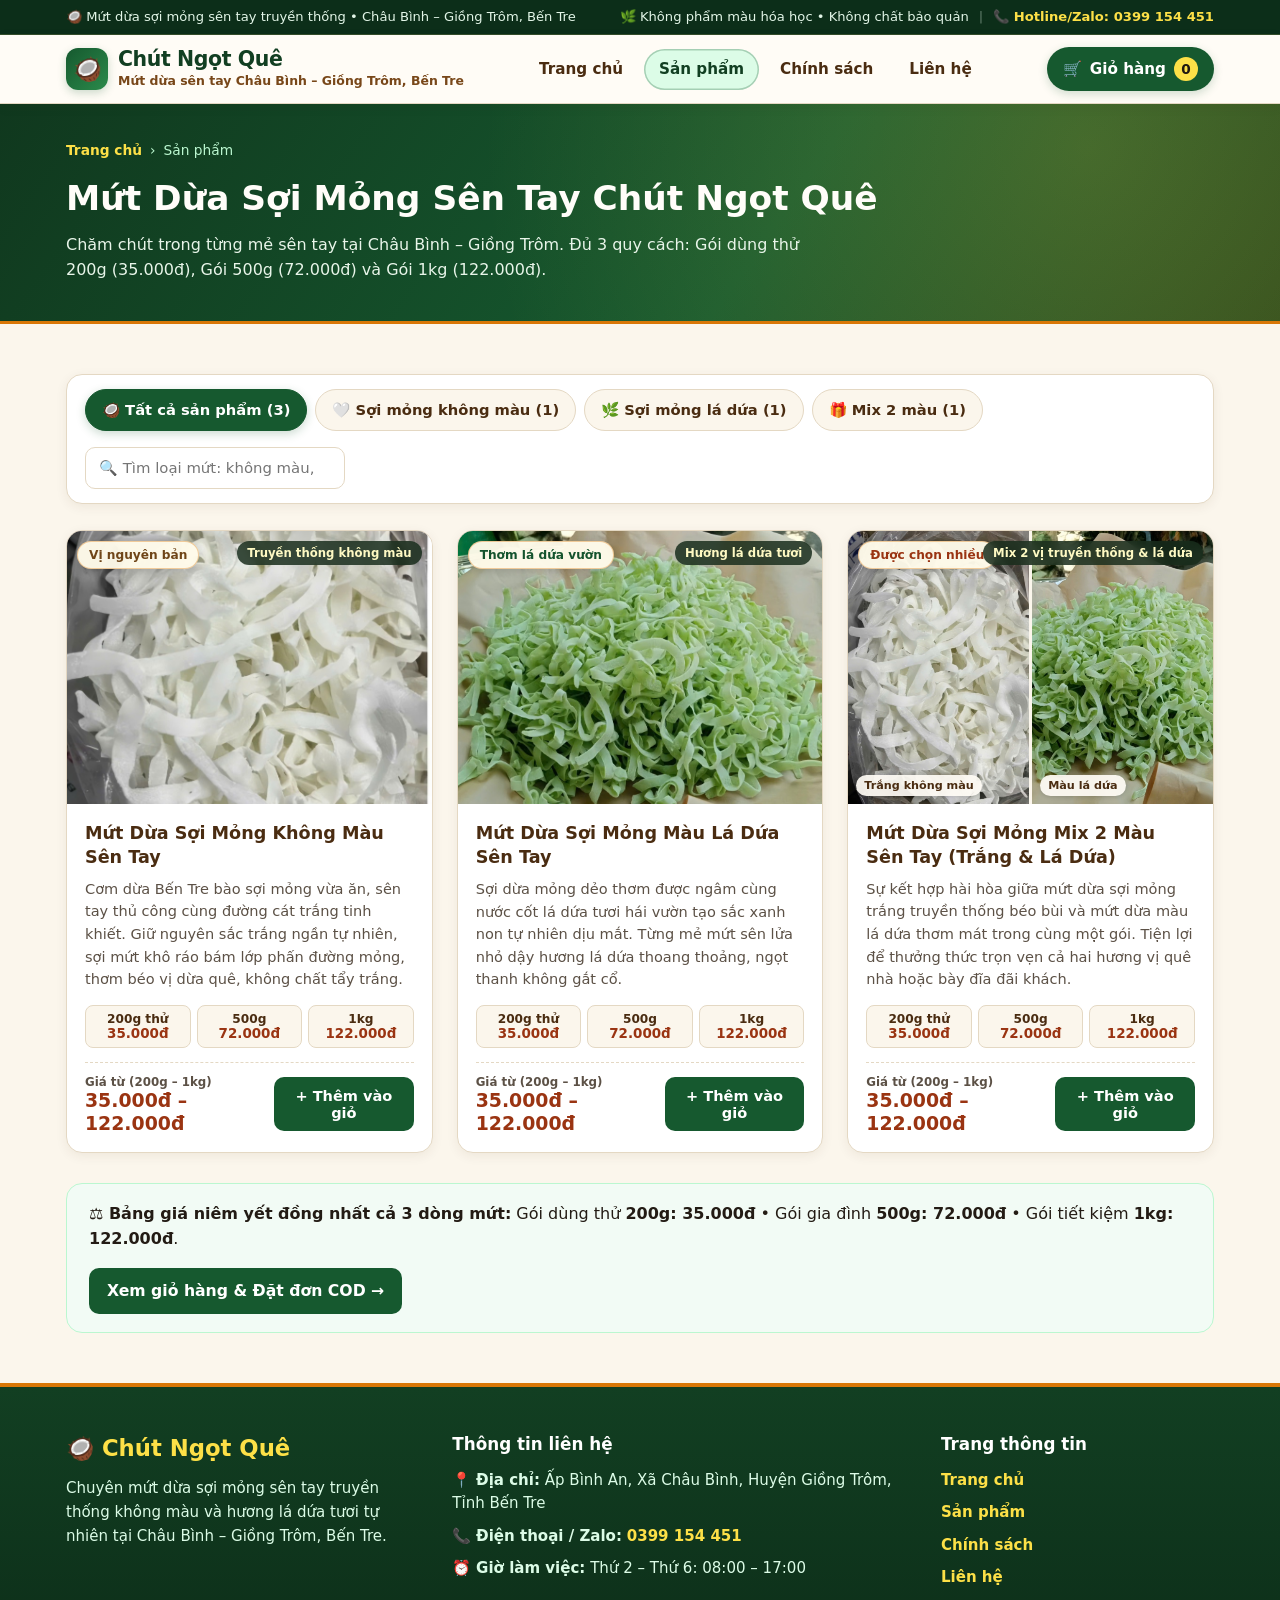
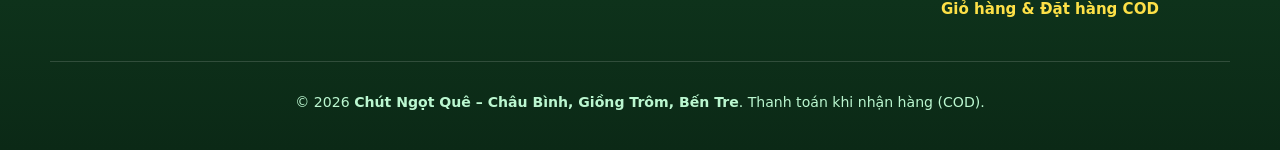
<file: san-pham.html>
<!DOCTYPE html>
<html lang="vi">
<head>
  <meta charset="UTF-8">
  <meta name="viewport" content="width=device-width, initial-scale=1.0">
  <meta name="description" content="Danh mục mứt dừa sợi mỏng sên tay truyền thống không màu, màu lá dứa và mix 2 màu tại Chút Ngọt Quê – Châu Bình, Giồng Trôm, Bến Tre.">
  <title>Sản Phẩm Mứt Dừa Sên Tay – Chút Ngọt Quê</title>
  <link rel="icon" href="data:image/svg+xml,%3Csvg xmlns='http://www.w3.org/2000/svg' viewBox='0 0 100 100'%3E%3Ctext y='.9em' font-size='90'%3E%F0%9F%A5%A5%3C/text%3E%3C/svg%3E">
  <link rel="stylesheet" href="style.css">
</head>
<body data-page="products">
  <!-- THANH THÔNG BÁO ĐẦU TRANG -->
  <div class="top-utility-bar">
    <div class="container utility-inner">
      <span>🥥 Mứt dừa sợi mỏng sên tay truyền thống • Châu Bình – Giồng Trôm, Bến Tre</span>
      <div class="utility-right">
        <span>🌿 Không phẩm màu hóa học • Không chất bảo quản</span>
        <span class="utility-sep" aria-hidden="true">|</span>
        <a href="tel:0399154451">📞 Hotline/Zalo: 0399 154 451</a>
      </div>
    </div>
  </div>

  <!-- ĐẦU TRANG -->
  <header class="site-header">
    <div class="container header-inner">
      <a href="index.html" class="brand-logo" aria-label="Trang chủ Chút Ngọt Quê">
        <span class="brand-emblem" aria-hidden="true">🥥</span>
        <span class="brand-text">
          <strong>Chút Ngọt Quê</strong>
          <small>Mứt dừa sên tay Châu Bình – Giồng Trôm, Bến Tre</small>
        </span>
      </a>

      <nav class="main-nav" aria-label="Điều hướng chính">
        <a href="index.html" class="nav-link">Trang chủ</a>
        <a href="san-pham.html" class="nav-link is-active" aria-current="page">Sản phẩm</a>
        <a href="chinh-sach.html" class="nav-link">Chính sách</a>
        <a href="lien-he.html" class="nav-link">Liên hệ</a>
      </nav>

      <a href="gio-hang.html" class="cart-trigger-btn" id="header-cart-btn" aria-label="Xem giỏ hàng">
        <span class="cart-icon" aria-hidden="true">🛒</span>
        <span class="cart-label">Giỏ hàng</span>
        <span class="cart-badge" id="cart-count-badge">0</span>
      </a>
    </div>
  </header>

  <main>
    <!-- TIÊU ĐỀ TRANG SẢN PHẨM -->
    <section class="subpage-hero">
      <div class="container">
        <nav class="breadcrumb" aria-label="Đường dẫn trang">
          <a href="index.html">Trang chủ</a>
          <span aria-hidden="true">›</span>
          <span>Sản phẩm</span>
        </nav>
        <h1>Mứt Dừa Sợi Mỏng Sên Tay Chút Ngọt Quê</h1>
        <p>Chăm chút trong từng mẻ sên tay tại Châu Bình – Giồng Trôm. Đủ 3 quy cách: Gói dùng thử 200g (35.000đ), Gói 500g (72.000đ) và Gói 1kg (122.000đ).</p>
      </div>
    </section>

    <!-- BỘ LỌC & LƯỚI 3 SẢN PHẨM -->
    <section class="section-block catalog-page-section" aria-label="Danh mục sản phẩm">
      <div class="container">
        <div class="catalog-toolbar">
          <div class="category-filters" id="category-filters" role="group" aria-label="Bộ lọc loại mứt dừa">
            <!-- Render bằng script.js -->
          </div>

          <div class="catalog-search-sort">
            <div class="search-box-wrap">
              <label for="product-search-input" class="sr-only">Tìm kiếm sản phẩm</label>
              <input
                type="search"
                id="product-search-input"
                placeholder="🔍 Tìm loại mứt: không màu, lá dứa, mix..."
              >
            </div>
          </div>
        </div>

        <div class="products-grid products-grid-3" id="products-grid">
          <!-- Render bằng script.js -->
        </div>

        <!-- Bảng niêm yết quy cách đóng gói rõ ràng -->
        <div class="catalog-bottom-banner">
          <div>
            <strong>⚖️ Bảng giá niêm yết đồng nhất cả 3 dòng mứt:</strong>
            Gói dùng thử <strong>200g: 35.000đ</strong> • Gói gia đình <strong>500g: 72.000đ</strong> • Gói tiết kiệm <strong>1kg: 122.000đ</strong>.
          </div>
          <a href="gio-hang.html" class="btn btn-primary">Xem giỏ hàng &amp; Đặt đơn COD →</a>
        </div>
      </div>
    </section>
  </main>

  <!-- CHÂN TRANG CHUNG -->
  <footer class="site-footer">
    <div class="container footer-grid">
      <div class="footer-brand">
        <div class="footer-logo">🥥 Chút Ngọt Quê</div>
        <p>Chuyên mứt dừa sợi mỏng sên tay truyền thống không màu và hương lá dứa tươi tự nhiên tại Châu Bình – Giồng Trôm, Bến Tre.</p>
      </div>

      <div class="footer-contact">
        <h3>Thông tin liên hệ</h3>
        <ul>
          <li>📍 <strong>Địa chỉ:</strong> Ấp Bình An, Xã Châu Bình, Huyện Giồng Trôm, Tỉnh Bến Tre</li>
          <li>📞 <strong>Điện thoại / Zalo:</strong> <a href="tel:0399154451">0399 154 451</a></li>
          <li>⏰ <strong>Giờ làm việc:</strong> Thứ 2 – Thứ 6: 08:00 – 17:00</li>
        </ul>
      </div>

      <div class="footer-links">
        <h3>Trang thông tin</h3>
        <ul>
          <li><a href="index.html">Trang chủ</a></li>
          <li><a href="san-pham.html">Sản phẩm</a></li>
          <li><a href="chinh-sach.html">Chính sách</a></li>
          <li><a href="lien-he.html">Liên hệ</a></li>
          <li><a href="gio-hang.html">Giỏ hàng &amp; Đặt hàng COD</a></li>
        </ul>
      </div>
    </div>
    <div class="container footer-bottom">
      <p>© 2026 <strong>Chút Ngọt Quê – Châu Bình, Giồng Trôm, Bến Tre</strong>. Thanh toán khi nhận hàng (COD).</p>
    </div>
  </footer>

  <!-- Thanh nổi xem nhanh giỏ hàng trên điện thoại -->
  <div class="mobile-cart-bar" id="mobile-cart-bar" hidden>
    <div class="mobile-cart-info">
      <strong id="mobile-cart-count">0 món</strong>
      <span id="mobile-cart-total">0đ</span>
    </div>
    <a href="gio-hang.html" class="btn btn-primary btn-sm">Xem giỏ &amp; Đặt hàng →</a>
  </div>

  <!-- Hộp thoại chọn cỡ gói (200g / 500g / 1kg) khi bấm Thêm vào giỏ -->
  <div class="pack-modal-backdrop" id="pack-selector-modal" role="dialog" aria-modal="true" aria-labelledby="pack-modal-title" hidden>
    <div class="pack-modal-card">
      <button type="button" class="modal-close-x" id="close-pack-modal" aria-label="Đóng bảng chọn gói">✕</button>
      <div class="pack-modal-header">
        <div class="pack-modal-thumb" id="pack-modal-thumb"></div>
        <div>
          <span class="detail-badge" id="pack-modal-badge">Sên tay thủ công</span>
          <h2 id="pack-modal-title">Chọn trọng lượng gói mứt</h2>
        </div>
      </div>

      <p class="pack-modal-prompt">Chọn quy cách đóng gói bạn muốn mua:</p>
      <div class="pack-options-list" id="pack-options-list" role="radiogroup" aria-label="Chọn quy cách gói">
        <!-- Render 3 gói 200g, 500g, 1kg bằng script.js -->
      </div>

      <div class="pack-qty-row">
        <span>Số lượng gói:</span>
        <div class="pack-qty-stepper">
          <button type="button" class="qty-btn" id="pack-qty-minus" aria-label="Giảm số lượng">−</button>
          <span class="qty-value" id="pack-qty-value">1</span>
          <button type="button" class="qty-btn" id="pack-qty-plus" aria-label="Tăng số lượng">+</button>
        </div>
      </div>

      <button type="button" class="btn btn-primary btn-block btn-lg" id="confirm-add-pack-btn">
        Thêm vào giỏ hàng (35.000đ)
      </button>
    </div>
  </div>

  <!-- Hộp thoại xem nhanh chi tiết sản phẩm -->
  <div class="product-modal-backdrop" id="product-detail-modal" role="dialog" aria-modal="true" aria-labelledby="detail-modal-title" hidden>
    <div class="product-modal-card">
      <button type="button" class="modal-close-x" id="close-detail-modal" aria-label="Đóng chi tiết sản phẩm">✕</button>
      <div class="detail-modal-grid">
        <div class="detail-img-col" id="detail-img-col">
          <img id="detail-modal-img" src="images/mut-dua-trang-that.jpg" alt="">
        </div>
        <div class="detail-info-col">
          <span class="detail-badge" id="detail-modal-badge">Mứt dừa sên tay</span>
          <h2 id="detail-modal-title">Tên sản phẩm</h2>
          <div class="detail-price" id="detail-modal-price">35.000đ – 122.000đ</div>
          <p class="detail-desc" id="detail-modal-desc"></p>
          <div class="detail-meta-box">
            <div><strong>⚖️ Bảng giá 3 gói:</strong> 200g: <strong>35.000đ</strong> • 500g: <strong>72.000đ</strong> • 1kg: <strong>122.000đ</strong></div>
            <div><strong>📍 Nguồn gốc:</strong> <span id="detail-modal-origin"></span></div>
            <div><strong>🫙 Bảo quản:</strong> <span id="detail-modal-storage"></span></div>
          </div>
          <div class="detail-actions">
            <button type="button" class="btn btn-primary btn-lg" id="detail-add-cart-btn">+ Chọn gói &amp; Thêm vào giỏ</button>
            <a href="gio-hang.html" class="btn btn-outline-dark btn-lg">Đi tới giỏ hàng</a>
          </div>
        </div>
      </div>
    </div>
  </div>

  <!-- Thông báo nhanh (Toast) -->
  <div class="toast-notification" id="toast-notification" role="status" aria-live="polite" hidden></div>

  <script src="products.js"></script>
  <script src="script.js"></script>
</body>
</html>
</file>
<file: style.css>
/* ==========================================================================
   CHÚT NGỌT QUÊ – GIAO DIỆN ĐA TRANG MỨT DỪA SỢI MỎNG SÊN TAY BẾN TRE
   5 trang độc lập + Bảng chọn gói 200g / 500g / 1kg + Khung ảnh ghép đôi Mix 2 vị
   ========================================================================== */

:root {
  --green-950: #0c2e19;
  --green-900: #123f22;
  --green-800: #16592f;
  --green-700: #1d6f3b;
  --green-100: #dcfce7;
  --green-50: #f2fbf5;

  --bamboo-cream: #fbf6ec;
  --bamboo-warm: #f3ead8;
  --coconut-card: #ffffff;
  --wood-800: #4a2c11;
  --wood-600: #784719;
  --honey-400: #facc15;
  --honey-300: #fde047;
  --amber-700: #9a3412;

  --text-main: #231b14;
  --text-muted: #5c5146;
  --border-color: #e4d8c3;
  --danger-700: #b91c1c;
  --danger-50: #fef2f2;
  --danger-border: #fca5a5;

  --radius-sm: 10px;
  --radius-md: 16px;
  --radius-lg: 22px;
  --shadow-sm: 0 3px 12px rgba(74, 44, 17, 0.07);
  --shadow-md: 0 12px 28px rgba(74, 44, 17, 0.13);
}

*,
*::before,
*::after {
  box-sizing: border-box;
}

html {
  font-size: 16px;
}

body {
  margin: 0;
  font-family: "Segoe UI", system-ui, -apple-system, BlinkMacSystemFont, Roboto, "Helvetica Neue", Arial, sans-serif;
  background-color: var(--bamboo-cream);
  color: var(--text-main);
  line-height: 1.55;
  overflow-x: hidden;
  display: flex;
  flex-direction: column;
  min-height: 100vh;
}

main {
  flex: 1;
}

[hidden] {
  display: none !important;
}

.sr-only {
  position: absolute;
  width: 1px;
  height: 1px;
  padding: 0;
  margin: -1px;
  overflow: hidden;
  clip: rect(0, 0, 0, 0);
  white-space: nowrap;
  border: 0;
}

.container {
  width: 100%;
  max-width: 1180px;
  margin: 0 auto;
  padding: 0 16px;
}

a {
  color: var(--green-800);
  text-decoration: none;
}

a:hover {
  text-decoration: underline;
}

.link-arrow {
  display: inline-flex;
  align-items: center;
  gap: 6px;
  font-weight: 700;
  color: var(--green-800);
  font-size: 0.96rem;
}

/* ======================== THANH THÔNG BÁO ĐẦU TRANG ======================== */
.top-utility-bar {
  background-color: var(--green-950);
  color: #e2f5e7;
  font-size: 0.82rem;
  padding: 7px 0;
  border-bottom: 1px solid rgba(254, 240, 138, 0.16);
}

.utility-inner {
  display: flex;
  align-items: center;
  justify-content: space-between;
  gap: 12px;
  flex-wrap: wrap;
}

.utility-right {
  display: flex;
  align-items: center;
  gap: 10px;
  flex-wrap: wrap;
}

.utility-sep {
  opacity: 0.4;
}

.top-utility-bar a {
  color: var(--honey-300);
  font-weight: 700;
  text-decoration: none;
}

.top-utility-bar a:hover {
  text-decoration: underline;
}

/* ======================== ĐẦU TRANG (HEADER) ======================== */
.site-header {
  position: sticky;
  top: 0;
  z-index: 100;
  background-color: rgba(255, 252, 246, 0.98);
  border-bottom: 1.5px solid var(--border-color);
  box-shadow: 0 3px 12px rgba(74, 44, 17, 0.06);
  backdrop-filter: blur(8px);
}

.header-inner {
  display: flex;
  align-items: center;
  justify-content: space-between;
  gap: 12px;
  padding-top: 12px;
  padding-bottom: 12px;
  flex-wrap: wrap;
}

.brand-logo {
  display: inline-flex;
  align-items: center;
  gap: 10px;
  text-decoration: none !important;
  color: var(--green-900);
}

.brand-emblem {
  width: 42px;
  height: 42px;
  border-radius: 12px;
  background: linear-gradient(135deg, #16592f, #2b8a4b);
  display: inline-flex;
  align-items: center;
  justify-content: center;
  font-size: 1.45rem;
  box-shadow: 0 3px 8px rgba(22, 89, 47, 0.22);
}

.brand-text {
  display: flex;
  flex-direction: column;
}

.brand-text strong {
  font-size: 1.28rem;
  font-weight: 800;
  letter-spacing: -0.02em;
  color: var(--green-900);
  line-height: 1.15;
}

.brand-text small {
  font-size: 0.78rem;
  color: var(--wood-600);
  font-weight: 700;
}

.main-nav {
  display: flex;
  align-items: center;
  gap: 6px;
}

.nav-link {
  padding: 9px 15px;
  border-radius: 999px;
  font-weight: 700;
  font-size: 0.95rem;
  color: var(--wood-800);
  text-decoration: none !important;
  transition: background-color 0.15s ease, color 0.15s ease;
}

.nav-link:hover,
.nav-link:focus-visible {
  background-color: var(--bamboo-warm);
  color: var(--green-800);
}

.nav-link.is-active {
  background-color: var(--green-100);
  color: var(--green-900);
  box-shadow: inset 0 0 0 1.5px rgba(22, 89, 47, 0.28);
}

.cart-trigger-btn {
  display: inline-flex;
  align-items: center;
  gap: 8px;
  background-color: var(--green-800);
  color: #ffffff !important;
  padding: 9px 16px;
  border-radius: 999px;
  font-weight: 700;
  font-size: 0.95rem;
  text-decoration: none !important;
  transition: background-color 0.15s ease, transform 0.15s ease;
  min-height: 44px;
  box-shadow: 0 3px 10px rgba(22, 89, 47, 0.2);
}

.cart-trigger-btn:hover,
.cart-trigger-btn.is-active-cart {
  background-color: var(--green-950);
}

.cart-badge {
  display: inline-flex;
  align-items: center;
  justify-content: center;
  min-width: 24px;
  height: 24px;
  padding: 0 7px;
  border-radius: 999px;
  background-color: var(--honey-300);
  color: #1f1710;
  font-size: 0.85rem;
  font-weight: 800;
}

/* ======================== NÚT BẤM DÙNG CHUNG ======================== */
.btn {
  display: inline-flex;
  align-items: center;
  justify-content: center;
  gap: 8px;
  border: none;
  border-radius: var(--radius-sm);
  padding: 11px 18px;
  font-size: 0.98rem;
  font-weight: 700;
  font-family: inherit;
  cursor: pointer;
  text-decoration: none !important;
  min-height: 44px;
  transition: background-color 0.15s ease, transform 0.1s ease, box-shadow 0.15s ease;
}

.btn:active {
  transform: translateY(1px);
}

.btn-primary {
  background-color: var(--green-800);
  color: #ffffff !important;
}

.btn-primary:hover {
  background-color: var(--green-900);
}

.btn-honey {
  background: linear-gradient(180deg, #fde047 0%, #f59e0b 100%);
  color: #291805 !important;
  box-shadow: 0 4px 14px rgba(245, 158, 11, 0.35);
}

.btn-honey:hover {
  background: linear-gradient(180deg, #fef08a 0%, #fbbf24 100%);
}

.btn-outline-light {
  background-color: rgba(255, 250, 235, 0.14);
  color: #fffbeb !important;
  border: 1.5px solid rgba(254, 240, 138, 0.7);
}

.btn-outline-light:hover {
  background-color: rgba(255, 250, 235, 0.24);
}

.btn-outline-dark {
  background-color: #ffffff;
  color: var(--green-800) !important;
  border: 1.5px solid var(--green-800);
}

.btn-outline-dark:hover {
  background-color: var(--green-50);
}

.btn-lg {
  padding: 13px 22px;
  font-size: 1rem;
}

.btn-sm {
  padding: 8px 14px;
  font-size: 0.88rem;
  min-height: 38px;
}

.btn-block {
  width: 100%;
}

/* ======================== BANNER CHÍNH TRANG CHỦ ======================== */
.promo-banner {
  position: relative;
  background:
    radial-gradient(circle at 82% 24%, rgba(253, 224, 71, 0.22) 0%, rgba(253, 224, 71, 0) 52%),
    radial-gradient(circle at 12% 90%, rgba(180, 83, 9, 0.26) 0%, rgba(180, 83, 9, 0) 45%),
    linear-gradient(125deg, #0e351c 0%, #16592f 52%, #2c4a1e 100%);
  color: #fffdf9;
  padding: 46px 0 52px;
  border-bottom: 4px solid #d97706;
}

.banner-grid {
  display: grid;
  grid-template-columns: 1.1fr 0.9fr;
  gap: 32px;
  align-items: center;
}

.promo-pill {
  display: inline-block;
  background-color: #fef08a;
  color: #3b2106;
  font-weight: 800;
  font-size: 0.8rem;
  padding: 6px 14px;
  border-radius: 999px;
  margin-bottom: 16px;
  letter-spacing: 0.03em;
  border: 1px solid #f59e0b;
}

.promo-banner h1 {
  margin: 0 0 16px;
  font-size: clamp(1.8rem, 3.4vw, 2.55rem);
  line-height: 1.22;
  font-weight: 800;
  text-shadow: 0 2px 10px rgba(0, 0, 0, 0.22);
}

.banner-desc {
  margin: 0 0 22px;
  font-size: 1.08rem;
  color: #f3f9f1;
  max-width: 590px;
  line-height: 1.65;
}

.banner-highlights {
  display: flex;
  flex-wrap: wrap;
  gap: 8px;
  margin-bottom: 26px;
}

.highlight-chip {
  background-color: rgba(255, 248, 225, 0.14);
  border: 1px solid rgba(254, 240, 138, 0.38);
  padding: 6px 13px;
  border-radius: 999px;
  font-size: 0.88rem;
  font-weight: 600;
  color: #fefce8;
}

.banner-actions {
  display: flex;
  flex-wrap: wrap;
  gap: 12px;
}

.hero-photo-frame {
  margin: 0;
  position: relative;
  border-radius: var(--radius-lg);
  overflow: hidden;
  background-color: #291d12;
  border: 4px solid rgba(254, 243, 199, 0.88);
  box-shadow: 0 18px 42px rgba(0, 0, 0, 0.38);
}

.hero-origin-stamp {
  position: absolute;
  top: 14px;
  left: 14px;
  z-index: 2;
  background-color: rgba(67, 35, 9, 0.88);
  color: #fef08a;
  border: 1px solid rgba(253, 224, 71, 0.65);
  padding: 6px 12px;
  border-radius: 999px;
  font-size: 0.8rem;
  font-weight: 700;
  backdrop-filter: blur(4px);
}

.hero-photo {
  display: block;
  width: 100%;
  aspect-ratio: 16 / 10;
  object-fit: cover;
}

.hero-photo-caption {
  background: linear-gradient(180deg, #fffbeb 0%, #f7ecd5 100%);
  color: var(--wood-800);
  padding: 13px 18px;
  border-top: 2px solid #e5c687;
}

.caption-title {
  font-size: 1rem;
  font-weight: 800;
  color: var(--green-900);
  margin-bottom: 2px;
}

.caption-sub {
  font-size: 0.86rem;
  color: var(--wood-600);
}

/* ======================== TIÊU ĐỀ CÁC TRANG CON ======================== */
.subpage-hero {
  background:
    radial-gradient(circle at 85% 20%, rgba(253, 224, 71, 0.18) 0%, rgba(253, 224, 71, 0) 55%),
    linear-gradient(125deg, #10381e 0%, #16592f 60%, #27471c 100%);
  color: #fffdf9;
  padding: 34px 0 38px;
  border-bottom: 3px solid #d97706;
}

.breadcrumb {
  display: inline-flex;
  align-items: center;
  gap: 8px;
  font-size: 0.86rem;
  color: #bbf7d0;
  margin-bottom: 10px;
}

.breadcrumb a {
  color: var(--honey-300);
  font-weight: 700;
}

.subpage-hero h1 {
  margin: 0 0 8px;
  font-size: clamp(1.55rem, 2.8vw, 2.15rem);
  font-weight: 800;
}

.subpage-hero p {
  margin: 0;
  color: #e8f5e9;
  font-size: 1rem;
  max-width: 740px;
}

/* ======================== TRANG CHỦ: DẢI CAM KẾT & CÂU CHUYỆN ======================== */
.trust-strip {
  background-color: #ffffff;
  border-bottom: 1px solid var(--border-color);
  padding: 22px 0;
}

.trust-grid {
  display: grid;
  grid-template-columns: repeat(4, 1fr);
  gap: 18px;
}

.trust-item {
  display: flex;
  align-items: flex-start;
  gap: 12px;
}

.trust-icon {
  width: 44px;
  height: 44px;
  border-radius: 12px;
  background-color: var(--bamboo-warm);
  display: inline-flex;
  align-items: center;
  justify-content: center;
  font-size: 1.4rem;
  flex-shrink: 0;
}

.trust-item strong {
  display: block;
  font-size: 0.95rem;
  color: var(--green-900);
  margin-bottom: 2px;
}

.trust-item p {
  margin: 0;
  font-size: 0.84rem;
  color: var(--text-muted);
}

.section-block {
  padding: 50px 0;
}

.section-header {
  display: flex;
  justify-content: space-between;
  align-items: flex-end;
  gap: 16px;
  flex-wrap: wrap;
  margin-bottom: 26px;
}

.section-eyebrow {
  display: block;
  font-size: 0.8rem;
  font-weight: 800;
  letter-spacing: 0.07em;
  color: var(--wood-600);
  margin-bottom: 4px;
}

.section-header h2 {
  margin: 0;
  font-size: clamp(1.45rem, 2.4vw, 1.9rem);
  color: var(--green-900);
}

.section-subtitle {
  margin: 0;
  color: var(--text-muted);
  font-size: 0.96rem;
}

.featured-section {
  background-color: var(--bamboo-warm);
  border-bottom: 1px solid var(--border-color);
}

.section-center-action {
  margin-top: 30px;
  text-align: center;
}

.story-banner-box {
  display: grid;
  grid-template-columns: 1.1fr 0.9fr;
  gap: 28px;
  background-color: #ffffff;
  border: 1.5px solid var(--border-color);
  border-radius: var(--radius-lg);
  padding: 32px;
  box-shadow: var(--shadow-sm);
}

.story-text-col h2 {
  margin: 0 0 14px;
  color: var(--green-900);
  font-size: clamp(1.35rem, 2.2vw, 1.75rem);
}

.story-text-col p {
  margin: 0 0 14px;
  color: var(--text-muted);
  font-size: 0.96rem;
}

.story-actions {
  display: flex;
  flex-wrap: wrap;
  gap: 12px;
  margin-top: 20px;
}

.reviews-col {
  display: flex;
  flex-direction: column;
  gap: 14px;
}

.review-card {
  background-color: var(--bamboo-cream);
  border: 1px solid var(--border-color);
  border-radius: var(--radius-md);
  padding: 18px;
}

.review-stars {
  color: #d97706;
  font-size: 1.05rem;
  letter-spacing: 0.08em;
  margin-bottom: 6px;
}

.review-card p {
  margin: 0 0 8px;
  font-size: 0.91rem;
  font-style: italic;
  color: var(--text-main);
}

.review-card strong {
  font-size: 0.86rem;
  color: var(--green-900);
}

/* ======================== TRANG SẢN PHẨM & THẺ 3 SẢN PHẨM ======================== */
.catalog-toolbar {
  display: flex;
  align-items: center;
  justify-content: space-between;
  gap: 16px;
  flex-wrap: wrap;
  background-color: #ffffff;
  border: 1.5px solid var(--border-color);
  border-radius: var(--radius-md);
  padding: 14px 18px;
  margin-bottom: 26px;
  box-shadow: var(--shadow-sm);
}

.category-filters {
  display: flex;
  flex-wrap: wrap;
  gap: 8px;
}

.filter-btn {
  display: inline-flex;
  align-items: center;
  gap: 7px;
  padding: 9px 16px;
  min-height: 42px;
  border-radius: 999px;
  border: 1.5px solid var(--border-color);
  background-color: var(--bamboo-cream);
  color: var(--wood-800);
  font-family: inherit;
  font-size: 0.92rem;
  font-weight: 700;
  cursor: pointer;
  transition: all 0.15s ease;
}

.filter-btn:hover {
  border-color: var(--green-700);
  color: var(--green-800);
  background-color: var(--green-50);
}

.filter-btn.is-active {
  background-color: var(--green-800);
  border-color: var(--green-800);
  color: #ffffff;
  box-shadow: 0 3px 10px rgba(22, 89, 47, 0.22);
}

.catalog-search-sort {
  display: flex;
  align-items: center;
  gap: 10px;
  flex-wrap: wrap;
}

.search-box-wrap input {
  padding: 10px 13px;
  min-height: 42px;
  min-width: 260px;
  border: 1.5px solid var(--border-color);
  border-radius: var(--radius-sm);
  font-family: inherit;
  font-size: 0.93rem;
  color: var(--text-main);
  background-color: #ffffff;
}

.search-box-wrap input:focus {
  outline: none;
  border-color: var(--green-700);
  box-shadow: 0 0 0 3px rgba(22, 89, 47, 0.14);
}

.products-grid {
  display: grid;
  grid-template-columns: repeat(3, 1fr);
  gap: 24px;
}

.products-grid-3 {
  grid-template-columns: repeat(3, 1fr);
}

.empty-search-state {
  grid-column: 1 / -1;
  text-align: center;
  background-color: #ffffff;
  border: 1.5px dashed var(--border-color);
  border-radius: var(--radius-md);
  padding: 40px 20px;
  color: var(--text-muted);
}

.product-card {
  background-color: var(--coconut-card);
  border: 1.5px solid var(--border-color);
  border-radius: var(--radius-md);
  overflow: hidden;
  display: flex;
  flex-direction: column;
  box-shadow: var(--shadow-sm);
  transition: transform 0.2s ease, box-shadow 0.2s ease, border-color 0.2s ease;
}

.product-card:hover {
  transform: translateY(-4px);
  box-shadow: var(--shadow-md);
  border-color: #cbb692;
}

.product-art {
  position: relative;
  aspect-ratio: 4 / 3;
  background-color: var(--bamboo-warm);
  overflow: hidden;
  cursor: pointer;
}

.product-photo {
  width: 100%;
  height: 100%;
  object-fit: cover;
  display: block;
  transition: transform 0.35s ease;
}

.product-card:hover .product-photo {
  transform: scale(1.04);
}

/* Khung ảnh ghép đôi 2 tấm ảnh thật cho dòng Mix 2 màu */
.product-split-photos {
  width: 100%;
  height: 100%;
  display: grid;
  grid-template-columns: 1fr 1fr;
  gap: 3px;
  background-color: var(--bamboo-cream);
}

.split-half {
  position: relative;
  width: 100%;
  height: 100%;
  overflow: hidden;
}

.split-half img {
  width: 100%;
  height: 100%;
  object-fit: cover;
  display: block;
  transition: transform 0.35s ease;
}

.product-card:hover .split-half img {
  transform: scale(1.05);
}

.split-label {
  position: absolute;
  bottom: 8px;
  left: 8px;
  background-color: rgba(255, 252, 246, 0.92);
  color: var(--wood-800);
  padding: 2px 8px;
  border-radius: 999px;
  font-size: 0.7rem;
  font-weight: 800;
  box-shadow: 0 1px 4px rgba(0, 0, 0, 0.16);
}

.product-badge {
  position: absolute;
  top: 10px;
  left: 10px;
  z-index: 3;
  background-color: rgba(255, 251, 235, 0.96);
  border: 1px solid rgba(217, 119, 6, 0.35);
  padding: 4px 11px;
  border-radius: 999px;
  font-size: 0.76rem;
  font-weight: 800;
  box-shadow: 0 2px 8px rgba(0, 0, 0, 0.14);
}

.product-category-tag {
  position: absolute;
  top: 10px;
  right: 10px;
  z-index: 3;
  background-color: rgba(25, 45, 28, 0.84);
  color: #fef9c3;
  padding: 3px 10px;
  border-radius: 999px;
  font-size: 0.73rem;
  font-weight: 700;
  backdrop-filter: blur(4px);
}

.product-body {
  padding: 18px;
  display: flex;
  flex-direction: column;
  flex: 1;
}

.product-title {
  margin: 0 0 8px;
  font-size: 1.1rem;
  line-height: 1.36;
  color: var(--wood-800);
  cursor: pointer;
}

.product-title:hover {
  color: var(--green-800);
}

.product-desc {
  margin: 0 0 14px;
  font-size: 0.91rem;
  color: var(--text-muted);
  flex: 1;
}

/* Nút xem nhanh 3 mức giá gói ngay trên thẻ sản phẩm */
.product-pack-chips {
  display: grid;
  grid-template-columns: repeat(3, 1fr);
  gap: 6px;
  margin-bottom: 14px;
}

.pack-chip-btn {
  display: flex;
  flex-direction: column;
  align-items: center;
  padding: 6px 4px;
  border-radius: 8px;
  border: 1px solid var(--border-color);
  background-color: var(--bamboo-cream);
  cursor: pointer;
  font-family: inherit;
  transition: all 0.15s ease;
}

.pack-chip-btn:hover {
  border-color: var(--green-700);
  background-color: var(--green-50);
}

.pack-chip-weight {
  font-size: 0.76rem;
  font-weight: 700;
  color: var(--wood-800);
}

.pack-chip-price {
  font-size: 0.84rem;
  font-weight: 800;
  color: var(--amber-700);
}

.product-footer {
  display: flex;
  align-items: center;
  justify-content: space-between;
  gap: 10px;
  padding-top: 12px;
  border-top: 1px dashed var(--border-color);
}

.product-price-block {
  display: flex;
  flex-direction: column;
  line-height: 1.2;
}

.product-price-from {
  font-size: 0.74rem;
  color: var(--text-muted);
  font-weight: 600;
}

.product-price {
  font-size: 1.18rem;
  font-weight: 800;
  color: var(--amber-700);
}

.btn-add-cart {
  padding: 10px 15px;
  font-size: 0.91rem;
  border-radius: var(--radius-sm);
}

.catalog-bottom-banner {
  margin-top: 30px;
  background-color: var(--green-50);
  border: 1.5px solid #bbf7d0;
  border-radius: var(--radius-md);
  padding: 18px 22px;
  display: flex;
  align-items: center;
  justify-content: space-between;
  gap: 16px;
  flex-wrap: wrap;
}

/* ======================== HỘP THOẠI CHỌN CỠ GÓI (200g / 500g / 1kg) ======================== */
.pack-modal-backdrop,
.product-modal-backdrop {
  position: fixed;
  inset: 0;
  z-index: 295;
  background-color: rgba(17, 24, 39, 0.65);
  display: flex;
  align-items: center;
  justify-content: center;
  padding: 16px;
}

.pack-modal-card {
  position: relative;
  background-color: #ffffff;
  border-radius: var(--radius-lg);
  max-width: 490px;
  width: 100%;
  padding: 24px;
  box-shadow: 0 22px 54px rgba(0, 0, 0, 0.3);
  max-height: 92vh;
  overflow-y: auto;
}

.pack-modal-header {
  display: flex;
  align-items: center;
  gap: 14px;
  padding-right: 34px;
  margin-bottom: 16px;
}

.pack-modal-thumb {
  width: 72px;
  height: 72px;
  border-radius: 12px;
  overflow: hidden;
  border: 1.5px solid var(--border-color);
  flex-shrink: 0;
  background-color: var(--bamboo-warm);
}

.pack-modal-thumb img {
  width: 100%;
  height: 100%;
  object-fit: cover;
  display: block;
}

.pack-modal-header h2 {
  margin: 0;
  font-size: 1.15rem;
  line-height: 1.32;
  color: var(--green-900);
}

.pack-modal-prompt {
  margin: 0 0 10px;
  font-weight: 700;
  font-size: 0.92rem;
  color: var(--wood-800);
}

.pack-options-list {
  display: flex;
  flex-direction: column;
  gap: 10px;
  margin-bottom: 18px;
}

.pack-option-card {
  display: flex;
  align-items: center;
  justify-content: space-between;
  gap: 12px;
  width: 100%;
  padding: 13px 15px;
  border-radius: var(--radius-sm);
  border: 2px solid var(--border-color);
  background-color: #fdfbf7;
  cursor: pointer;
  text-align: left;
  font-family: inherit;
  transition: all 0.15s ease;
}

.pack-option-card:hover {
  border-color: var(--green-700);
  background-color: #ffffff;
}

.pack-option-card.is-selected {
  border-color: var(--green-800);
  background-color: var(--green-50);
  box-shadow: 0 3px 10px rgba(22, 89, 47, 0.12);
}

.pack-opt-left {
  display: flex;
  align-items: center;
  gap: 12px;
}

.pack-radio-dot {
  width: 20px;
  height: 20px;
  border-radius: 999px;
  border: 2px solid #9ca3af;
  display: inline-flex;
  align-items: center;
  justify-content: center;
  flex-shrink: 0;
}

.pack-option-card.is-selected .pack-radio-dot {
  border-color: var(--green-800);
  background-color: var(--green-800);
}

.pack-option-card.is-selected .pack-radio-dot::after {
  content: "";
  width: 8px;
  height: 8px;
  border-radius: 999px;
  background-color: #ffffff;
}

.pack-opt-title {
  display: block;
  font-size: 0.98rem;
  font-weight: 800;
  color: var(--text-main);
}

.pack-opt-desc {
  display: block;
  font-size: 0.82rem;
  color: var(--text-muted);
}

.pack-opt-price {
  font-size: 1.15rem;
  font-weight: 800;
  color: var(--amber-700);
  white-space: nowrap;
}

.pack-qty-row {
  display: flex;
  align-items: center;
  justify-content: space-between;
  gap: 12px;
  padding: 12px 14px;
  background-color: var(--bamboo-cream);
  border-radius: var(--radius-sm);
  border: 1px solid var(--border-color);
  margin-bottom: 16px;
  font-weight: 700;
}

.pack-qty-stepper {
  display: inline-flex;
  align-items: center;
  gap: 8px;
}

/* Modal Xem chi tiết sản phẩm */
.product-modal-card {
  position: relative;
  background-color: #ffffff;
  border-radius: var(--radius-lg);
  max-width: 780px;
  width: 100%;
  padding: 24px;
  box-shadow: 0 22px 54px rgba(0, 0, 0, 0.28);
  max-height: 92vh;
  overflow-y: auto;
}

.modal-close-x {
  position: absolute;
  top: 14px;
  right: 14px;
  width: 38px;
  height: 38px;
  border-radius: 999px;
  border: 1px solid var(--border-color);
  background-color: #ffffff;
  font-size: 1.1rem;
  font-weight: 800;
  cursor: pointer;
  z-index: 4;
}

.detail-modal-grid {
  display: grid;
  grid-template-columns: 0.95fr 1.05fr;
  gap: 24px;
  align-items: center;
}

.detail-img-col {
  border-radius: var(--radius-md);
  overflow: hidden;
  border: 1.5px solid var(--border-color);
  aspect-ratio: 4 / 3;
}

.detail-img-col img {
  width: 100%;
  height: 100%;
  object-fit: cover;
  display: block;
}

.detail-badge {
  display: inline-block;
  background-color: var(--bamboo-warm);
  color: var(--wood-800);
  padding: 3px 11px;
  border-radius: 999px;
  font-size: 0.78rem;
  font-weight: 800;
  margin-bottom: 6px;
}

.detail-info-col h2 {
  margin: 0 0 8px;
  font-size: 1.38rem;
  color: var(--green-900);
}

.detail-price {
  font-size: 1.42rem;
  font-weight: 800;
  color: var(--amber-700);
  margin-bottom: 12px;
}

.detail-desc {
  margin: 0 0 14px;
  color: var(--text-muted);
  font-size: 0.95rem;
}

.detail-meta-box {
  background-color: var(--bamboo-cream);
  border: 1px solid var(--border-color);
  border-radius: var(--radius-sm);
  padding: 12px 14px;
  margin-bottom: 18px;
  font-size: 0.88rem;
  display: flex;
  flex-direction: column;
  gap: 6px;
}

.detail-actions {
  display: flex;
  flex-wrap: wrap;
  gap: 10px;
}

/* ======================== TRANG CHÍNH SÁCH ======================== */
.policy-grid {
  display: grid;
  grid-template-columns: repeat(3, 1fr);
  gap: 20px;
  margin-bottom: 24px;
}

.policy-card {
  background-color: #ffffff;
  border: 1.5px solid var(--border-color);
  border-radius: var(--radius-md);
  padding: 22px;
  box-shadow: var(--shadow-sm);
}

.policy-icon {
  font-size: 2rem;
  margin-bottom: 10px;
}

.policy-card h2,
.policy-card h3 {
  margin: 0 0 10px;
  font-size: 1.14rem;
  color: var(--green-900);
}

.policy-card ul {
  margin: 0;
  padding-left: 18px;
  color: var(--text-muted);
  font-size: 0.93rem;
}

.policy-card li {
  margin-bottom: 8px;
}

.card-box {
  background-color: #ffffff;
  border: 1.5px solid var(--border-color);
  border-radius: var(--radius-md);
  padding: 24px;
  box-shadow: var(--shadow-sm);
}

.policy-detail-block {
  margin-bottom: 24px;
}

.policy-detail-block:last-child {
  margin-bottom: 0;
}

.policy-detail-block h2 {
  margin: 0 0 10px;
  font-size: 1.28rem;
  color: var(--green-900);
}

.text-muted-sub {
  margin: 0 0 16px;
  color: var(--text-muted);
  font-size: 0.93rem;
}

.table-responsive {
  overflow-x: auto;
}

.shipping-table {
  width: 100%;
  border-collapse: collapse;
  font-size: 0.94rem;
}

.shipping-table th,
.shipping-table td {
  padding: 12px 14px;
  border: 1px solid var(--border-color);
  text-align: left;
}

.shipping-table th {
  background-color: var(--bamboo-warm);
  color: var(--wood-800);
  font-weight: 800;
}

.shipping-table tbody tr:nth-child(even) {
  background-color: #fdfbf7;
}

.faq-list {
  display: flex;
  flex-direction: column;
  gap: 10px;
  margin-top: 14px;
}

.faq-item {
  border: 1px solid var(--border-color);
  border-radius: var(--radius-sm);
  background-color: #fdfbf7;
  padding: 12px 16px;
}

.faq-item summary {
  font-weight: 700;
  color: var(--wood-800);
  cursor: pointer;
  font-size: 0.96rem;
}

.faq-item p {
  margin: 10px 0 0;
  color: var(--text-muted);
  font-size: 0.92rem;
}

.policy-cta-bar {
  margin-top: 22px;
  padding-top: 18px;
  border-top: 1px dashed var(--border-color);
  display: flex;
  align-items: center;
  justify-content: space-between;
  gap: 14px;
  flex-wrap: wrap;
  font-weight: 700;
}

.policy-cta-btns {
  display: flex;
  flex-wrap: wrap;
  gap: 10px;
}

/* ======================== TRANG LIÊN HỆ ======================== */
.contact-quick-cards {
  display: grid;
  grid-template-columns: repeat(3, 1fr);
  gap: 20px;
  margin-bottom: 26px;
}

.contact-info-card {
  background-color: #ffffff;
  border: 1.5px solid var(--border-color);
  border-radius: var(--radius-md);
  padding: 22px;
  box-shadow: var(--shadow-sm);
  display: flex;
  flex-direction: column;
}

.highlight-contact-card {
  background: linear-gradient(180deg, #ffffff 0%, #f2fbf5 100%);
  border-color: var(--green-700);
}

.contact-card-icon {
  font-size: 2rem;
  margin-bottom: 8px;
}

.contact-info-card h2 {
  margin: 0 0 8px;
  font-size: 1.12rem;
  color: var(--green-900);
}

.contact-info-card p {
  margin: 0 0 12px;
  color: var(--text-main);
  font-size: 0.96rem;
}

.contact-phone-big a {
  font-size: 1.48rem;
  font-weight: 800;
  color: var(--amber-700);
  text-decoration: none;
}

.contact-inline-btns {
  display: flex;
  flex-wrap: wrap;
  gap: 8px;
  margin-top: auto;
}

.contact-card-link {
  margin-top: auto;
  font-weight: 700;
  font-size: 0.92rem;
}

.contact-sub-note {
  font-size: 0.86rem;
  color: var(--text-muted);
}

.contact-main-grid {
  display: grid;
  grid-template-columns: 1.02fr 0.98fr;
  gap: 24px;
  align-items: start;
}

.garden-photo-wrap {
  position: relative;
  border-radius: var(--radius-sm);
  overflow: hidden;
  margin-bottom: 18px;
  border: 1.5px solid var(--border-color);
}

.garden-photo-wrap img {
  width: 100%;
  aspect-ratio: 16 / 10;
  object-fit: cover;
  display: block;
}

.garden-photo-badge {
  position: absolute;
  bottom: 12px;
  left: 12px;
  background-color: rgba(18, 63, 34, 0.9);
  color: var(--honey-300);
  padding: 5px 12px;
  border-radius: 999px;
  font-size: 0.8rem;
  font-weight: 700;
}

.garden-directions h3 {
  margin: 0 0 8px;
  color: var(--green-900);
  font-size: 1.16rem;
}

.garden-directions p {
  margin: 0 0 14px;
  color: var(--text-muted);
  font-size: 0.94rem;
}

.wholesale-callout {
  background-color: var(--bamboo-cream);
  border-left: 4px solid #d97706;
  border-radius: 8px;
  padding: 13px 15px;
}

.wholesale-callout strong {
  display: block;
  color: var(--wood-800);
  margin-bottom: 4px;
  font-size: 0.94rem;
}

.wholesale-callout p {
  margin: 0;
  font-size: 0.89rem;
}

.contact-form-card h2 {
  margin: 0;
  font-size: 1.28rem;
  color: var(--green-900);
}

/* ======================== TRANG GIỎ HÀNG & ĐẶT HÀNG COD ======================== */
.checkout-layout {
  display: grid;
  grid-template-columns: 1.05fr 0.95fr;
  gap: 24px;
  align-items: start;
}

.card-box h2,
.card-box h3 {
  margin: 0;
  font-size: 1.22rem;
  color: var(--green-900);
}

.panel-title-row {
  display: flex;
  align-items: center;
  justify-content: space-between;
  gap: 10px;
  margin-bottom: 16px;
}

.btn-text-danger {
  background: none;
  border: none;
  color: var(--danger-700);
  font-weight: 700;
  font-size: 0.88rem;
  font-family: inherit;
  cursor: pointer;
  padding: 6px 8px;
  min-height: 36px;
}

.btn-text-danger:hover {
  text-decoration: underline;
}

.cart-empty-state {
  text-align: center;
  padding: 32px 16px;
  border: 1.5px dashed var(--border-color);
  border-radius: var(--radius-sm);
  color: var(--text-muted);
  background-color: #fdfbf7;
}

.cart-empty-icon {
  font-size: 2.5rem;
  margin-bottom: 8px;
}

.cart-items-list {
  display: flex;
  flex-direction: column;
  gap: 12px;
  margin-bottom: 14px;
}

.continue-shopping-row {
  margin-bottom: 16px;
}

.cart-item {
  display: grid;
  grid-template-columns: 58px 1fr auto;
  gap: 12px;
  align-items: center;
  padding: 12px;
  border: 1px solid var(--border-color);
  border-radius: var(--radius-sm);
  background-color: #fdfbf7;
}

.cart-item-thumb {
  width: 58px;
  height: 58px;
  border-radius: 8px;
  overflow: hidden;
  border: 1px solid var(--border-color);
  background-color: var(--bamboo-warm);
}

.cart-thumb-img {
  width: 100%;
  height: 100%;
  object-fit: cover;
  display: block;
}

.cart-item-info {
  min-width: 0;
}

.cart-item-name {
  margin: 0 0 3px;
  font-size: 0.95rem;
  font-weight: 700;
  color: var(--text-main);
}

.cart-item-pack-tag {
  display: inline-block;
  background-color: var(--green-100);
  color: var(--green-900);
  font-size: 0.75rem;
  font-weight: 800;
  padding: 2px 8px;
  border-radius: 999px;
  margin-bottom: 4px;
}

.cart-item-meta {
  font-size: 0.86rem;
  color: var(--text-muted);
}

.cart-item-subtotal {
  font-weight: 800;
  color: var(--amber-700);
}

.cart-item-controls {
  display: flex;
  align-items: center;
  gap: 6px;
}

.qty-btn {
  width: 36px;
  height: 36px;
  border-radius: 6px;
  border: 1px solid var(--border-color);
  background-color: #ffffff;
  color: var(--text-main);
  font-size: 1.1rem;
  font-weight: 800;
  cursor: pointer;
  display: inline-flex;
  align-items: center;
  justify-content: center;
}

.qty-btn:hover {
  border-color: var(--green-700);
  color: var(--green-800);
}

.qty-value {
  min-width: 26px;
  text-align: center;
  font-weight: 800;
  font-size: 0.95rem;
}

.remove-item-btn {
  width: 36px;
  height: 36px;
  border-radius: 6px;
  border: 1px solid transparent;
  background-color: var(--danger-50);
  color: var(--danger-700);
  font-size: 0.95rem;
  font-weight: 700;
  cursor: pointer;
  margin-left: 4px;
}

.remove-item-btn:hover {
  border-color: var(--danger-border);
}

.cart-summary {
  background-color: var(--bamboo-cream);
  border-radius: var(--radius-sm);
  padding: 16px;
  border: 1px solid var(--border-color);
}

.summary-row {
  display: flex;
  justify-content: space-between;
  align-items: baseline;
  gap: 12px;
  margin-bottom: 10px;
  font-size: 0.96rem;
}

.summary-row:last-child {
  margin-bottom: 0;
}

.summary-divider {
  height: 1px;
  background-color: var(--border-color);
  margin: 12px 0;
}

.summary-total {
  font-size: 1.1rem;
  font-weight: 800;
}

.total-price {
  font-size: 1.35rem;
  color: var(--amber-700);
}

/* ======================== BIỂU MẪU DÙNG CHUNG ======================== */
.order-helper-note {
  margin: 6px 0 16px;
  font-size: 0.89rem;
  color: var(--text-muted);
}

.required-mark {
  color: var(--danger-700);
  font-weight: 800;
}

.optional-label {
  color: var(--text-muted);
  font-weight: 400;
  font-size: 0.85rem;
}

.form-alert-error {
  background-color: var(--danger-50);
  border: 1.5px solid var(--danger-border);
  color: var(--danger-700);
  border-radius: var(--radius-sm);
  padding: 12px 14px;
  margin-bottom: 16px;
  font-size: 0.92rem;
  font-weight: 700;
}

.form-alert-success {
  background-color: var(--green-50);
  border: 1.5px solid #86efac;
  color: var(--green-900);
  border-radius: var(--radius-sm);
  padding: 13px 15px;
  margin-bottom: 16px;
  font-size: 0.93rem;
  font-weight: 700;
}

.form-group {
  margin-bottom: 16px;
}

.form-group label,
.group-label {
  display: block;
  font-weight: 700;
  font-size: 0.93rem;
  margin-bottom: 6px;
  color: var(--text-main);
}

.form-group input[type="text"],
.form-group input[type="tel"],
.form-group select,
.form-group textarea {
  width: 100%;
  padding: 11px 13px;
  border: 1.5px solid #cfc2ae;
  border-radius: var(--radius-sm);
  font-size: 1rem;
  font-family: inherit;
  color: var(--text-main);
  background-color: #ffffff;
  transition: border-color 0.15s ease, box-shadow 0.15s ease;
}

.form-group input:focus,
.form-group select:focus,
.form-group textarea:focus {
  outline: none;
  border-color: var(--green-700);
  box-shadow: 0 0 0 3px rgba(22, 89, 47, 0.15);
}

.form-group input.is-invalid,
.form-group textarea.is-invalid {
  border-color: var(--danger-700);
  background-color: #fffafa;
}

.field-error {
  margin: 6px 0 0;
  color: var(--danger-700);
  font-size: 0.86rem;
  font-weight: 600;
}

.cod-box {
  display: flex !important;
  align-items: flex-start;
  gap: 10px;
  padding: 12px 14px;
  background-color: var(--green-50);
  border: 1.5px solid var(--green-700);
  border-radius: var(--radius-sm);
  cursor: pointer;
}

.cod-box input[type="radio"] {
  margin-top: 4px;
  accent-color: var(--green-800);
  width: 18px;
  height: 18px;
  flex-shrink: 0;
}

.cod-content {
  display: flex;
  flex-direction: column;
  gap: 3px;
}

.cod-content strong {
  color: var(--green-900);
  font-size: 0.95rem;
}

.cod-content small {
  color: var(--text-muted);
  font-weight: 400;
  font-size: 0.84rem;
}

.checkbox-label {
  display: flex !important;
  align-items: flex-start;
  gap: 10px;
  font-weight: 600 !important;
  cursor: pointer;
  padding: 6px 0;
}

.checkbox-label input[type="checkbox"] {
  margin-top: 3px;
  width: 20px;
  height: 20px;
  accent-color: var(--green-800);
  flex-shrink: 0;
}

.btn-submit-order {
  font-size: 1.04rem;
  padding: 14px 20px;
  margin-top: 4px;
}

/* ======================== CHÂN TRANG (FOOTER) ======================== */
.site-footer {
  background: linear-gradient(180deg, #123f22 0%, #0b2916 100%);
  color: #f0fdf4;
  padding-top: 44px;
  border-top: 4px solid #d97706;
}

.footer-grid {
  display: grid;
  grid-template-columns: 1.05fr 1.35fr 0.8fr;
  gap: 28px;
  padding-bottom: 30px;
}

.footer-logo {
  font-size: 1.42rem;
  font-weight: 800;
  margin-bottom: 10px;
  color: #fde047;
}

.footer-brand p {
  margin: 0;
  color: #dcfce7;
  font-size: 0.94rem;
  line-height: 1.6;
}

.site-footer h3 {
  margin: 0 0 12px;
  font-size: 1.05rem;
  color: #ffffff;
}

.site-footer ul {
  list-style: none;
  margin: 0;
  padding: 0;
}

.site-footer li {
  margin-bottom: 9px;
  font-size: 0.94rem;
  color: #dcfce7;
}

.site-footer a {
  color: #fde047;
  font-weight: 600;
}

.footer-bottom {
  border-top: 1px solid rgba(255, 255, 255, 0.15);
  padding-top: 16px;
  padding-bottom: 22px;
  text-align: center;
  font-size: 0.88rem;
  color: #bbf7d0;
}

/* ======================== TOAST & MODAL ĐẶT HÀNG ======================== */
.toast-notification {
  position: fixed;
  bottom: 24px;
  right: 20px;
  z-index: 260;
  background-color: var(--green-950);
  color: #ffffff;
  padding: 13px 18px;
  border-radius: var(--radius-sm);
  box-shadow: 0 10px 28px rgba(0, 0, 0, 0.28);
  font-size: 0.92rem;
  font-weight: 600;
  max-width: calc(100vw - 32px);
  display: flex;
  align-items: center;
  gap: 12px;
}

.toast-notification a {
  color: var(--honey-300);
  font-weight: 800;
  white-space: nowrap;
}

.order-modal-backdrop {
  position: fixed;
  inset: 0;
  z-index: 300;
  background-color: rgba(17, 24, 39, 0.62);
  display: flex;
  align-items: center;
  justify-content: center;
  padding: 16px;
}

.order-modal-card {
  background-color: #ffffff;
  border-radius: var(--radius-lg);
  max-width: 480px;
  width: 100%;
  padding: 28px 24px;
  text-align: center;
  box-shadow: 0 20px 50px rgba(0, 0, 0, 0.25);
}

.modal-success-icon {
  font-size: 3rem;
  margin-bottom: 8px;
}

.order-modal-card h2 {
  margin: 0 0 8px;
  color: var(--green-800);
  font-size: 1.5rem;
}

.modal-thankyou {
  margin: 0 0 18px;
  color: var(--text-main);
  font-size: 0.98rem;
}

.modal-order-box {
  background-color: var(--green-50);
  border: 1.5px dashed var(--green-700);
  border-radius: var(--radius-sm);
  padding: 14px 16px;
  margin-bottom: 16px;
  text-align: left;
}

.modal-order-row {
  display: flex;
  justify-content: space-between;
  gap: 10px;
  margin-bottom: 8px;
  font-size: 0.94rem;
}

.modal-order-row:last-child {
  margin-bottom: 0;
}

.order-code-highlight {
  color: var(--green-800);
  font-size: 1.05rem;
  letter-spacing: 0.03em;
}

.order-total-highlight {
  color: var(--amber-700);
  font-size: 1.08rem;
}

.modal-subnote {
  margin: 0 0 20px;
  font-size: 0.87rem;
  color: var(--text-muted);
}

.mobile-cart-bar {
  display: none;
}

/* ======================== TƯƠNG THÍCH MÁY TÍNH BẢNG & ĐIỆN THOẠI ======================== */
@media (max-width: 1024px) {
  .products-grid,
  .products-grid-3,
  .trust-grid {
    grid-template-columns: repeat(2, 1fr);
  }

  .banner-grid,
  .story-banner-box,
  .checkout-layout,
  .contact-main-grid,
  .policy-grid,
  .contact-quick-cards,
  .footer-grid,
  .detail-modal-grid {
    grid-template-columns: 1fr;
  }
}

@media (max-width: 640px) {
  body {
    padding-bottom: 72px;
  }

  body[data-page="cart"] {
    padding-bottom: 0;
  }

  .top-utility-bar {
    display: none;
  }

  .header-inner {
    padding-top: 10px;
    padding-bottom: 10px;
  }

  .brand-emblem {
    width: 36px;
    height: 36px;
    font-size: 1.25rem;
  }

  .brand-text strong {
    font-size: 1.12rem;
  }

  .brand-text small {
    font-size: 0.7rem;
  }

  .cart-label {
    display: none;
  }

  .cart-trigger-btn {
    padding: 8px 12px;
  }

  .main-nav {
    order: 3;
    width: 100%;
    justify-content: space-between;
    border-top: 1px solid var(--border-color);
    padding-top: 8px;
    gap: 4px;
  }

  .nav-link {
    padding: 7px 9px;
    font-size: 0.86rem;
  }

  .promo-banner {
    padding: 28px 0 34px;
  }

  .banner-actions .btn {
    width: 100%;
  }

  .hero-origin-stamp {
    font-size: 0.72rem;
    padding: 4px 10px;
  }

  .section-block {
    padding: 34px 0;
  }

  .trust-grid,
  .products-grid,
  .products-grid-3 {
    grid-template-columns: 1fr;
  }

  .story-banner-box,
  .card-box,
  .pack-modal-card {
    padding: 18px 16px;
  }

  .search-box-wrap,
  .catalog-search-sort {
    width: 100%;
  }

  .search-box-wrap input {
    width: 100%;
    min-width: 0;
  }

  .cart-item {
    grid-template-columns: 50px 1fr;
  }

  .cart-item-thumb {
    width: 50px;
    height: 50px;
  }

  .cart-item-controls {
    grid-column: 1 / -1;
    justify-content: flex-end;
    padding-top: 6px;
    border-top: 1px dashed var(--border-color);
  }

  .mobile-cart-bar {
    position: fixed;
    left: 0;
    right: 0;
    bottom: 0;
    z-index: 120;
    display: flex;
    align-items: center;
    justify-content: space-between;
    gap: 12px;
    padding: 10px 16px;
    background-color: #ffffff;
    border-top: 1.5px solid var(--green-700);
    box-shadow: 0 -4px 18px rgba(0, 0, 0, 0.1);
  }

  .mobile-cart-info {
    display: flex;
    flex-direction: column;
    line-height: 1.25;
  }

  .mobile-cart-info strong {
    font-size: 0.88rem;
    color: var(--text-main);
  }

  .mobile-cart-info span {
    font-size: 1.05rem;
    font-weight: 800;
    color: var(--amber-700);
  }

  .toast-notification {
    bottom: 80px;
    left: 16px;
    right: 16px;
    justify-content: space-between;
  }
}
</file>
